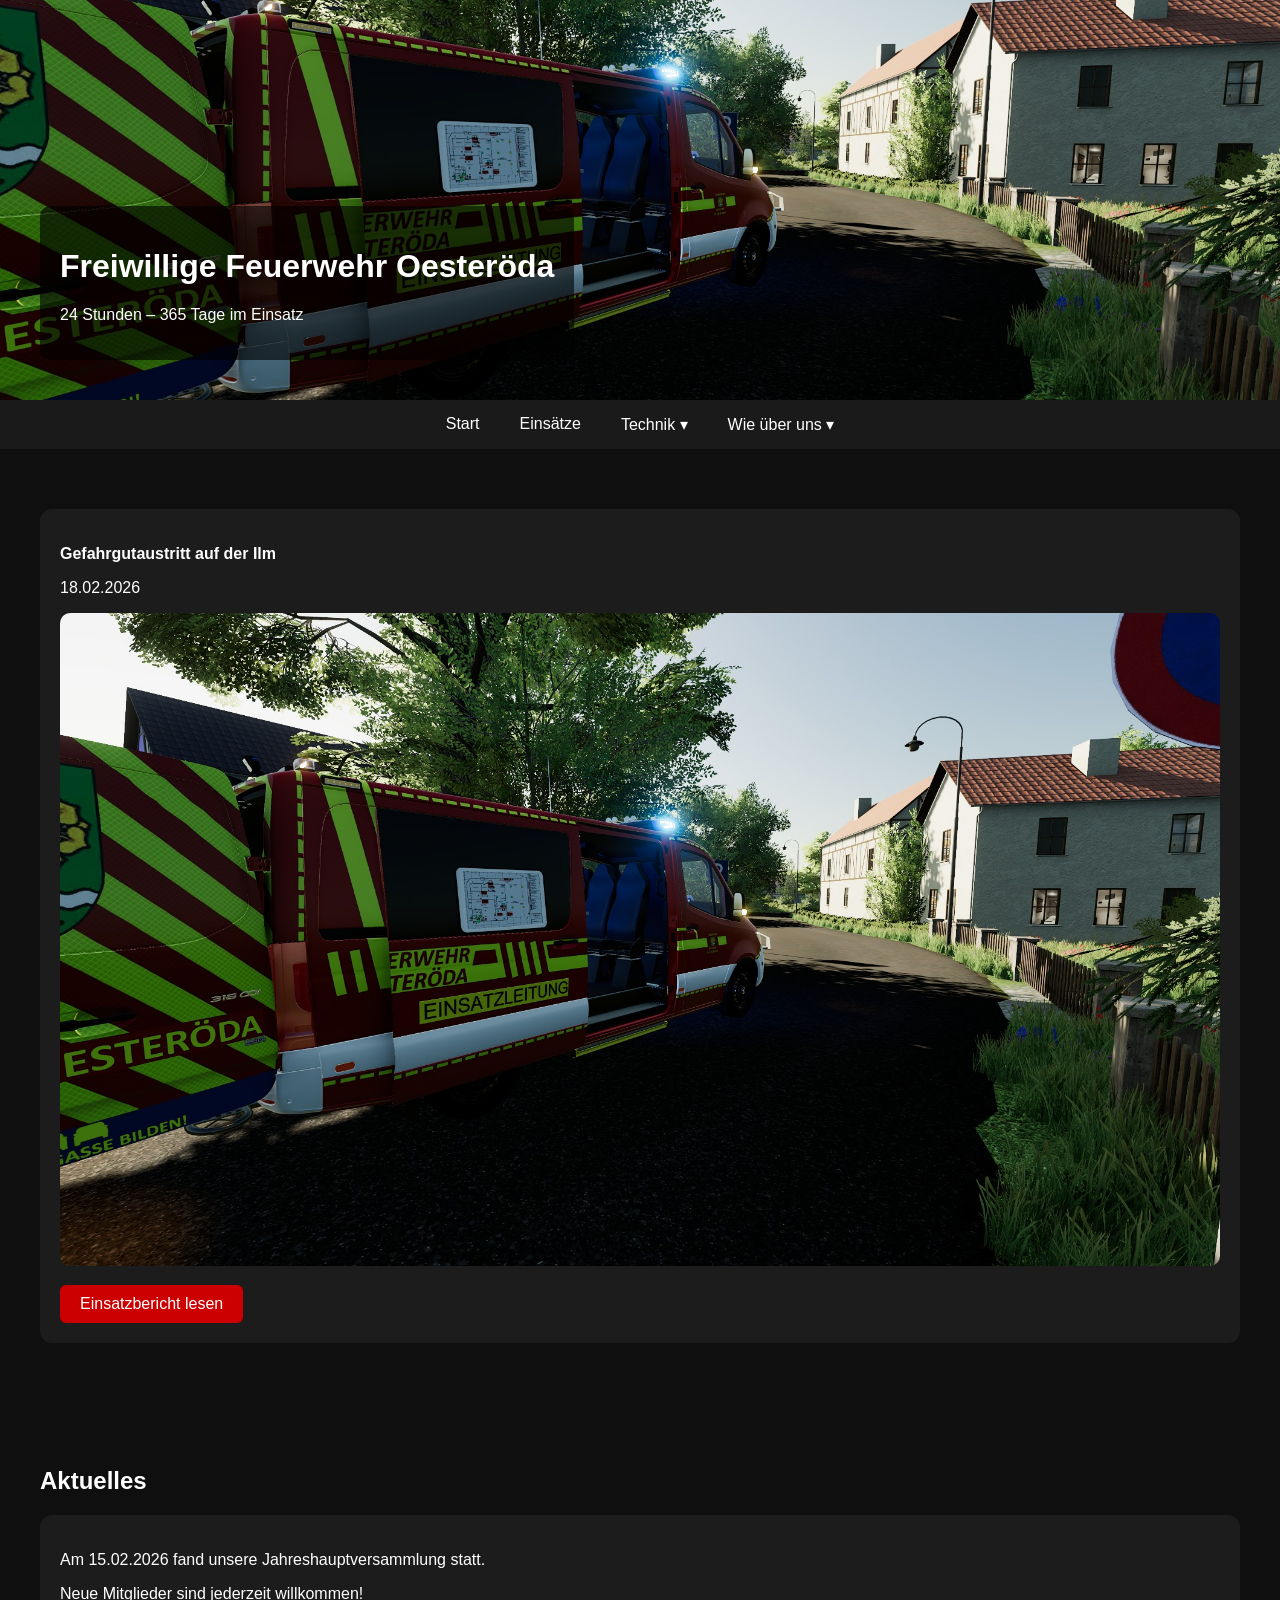
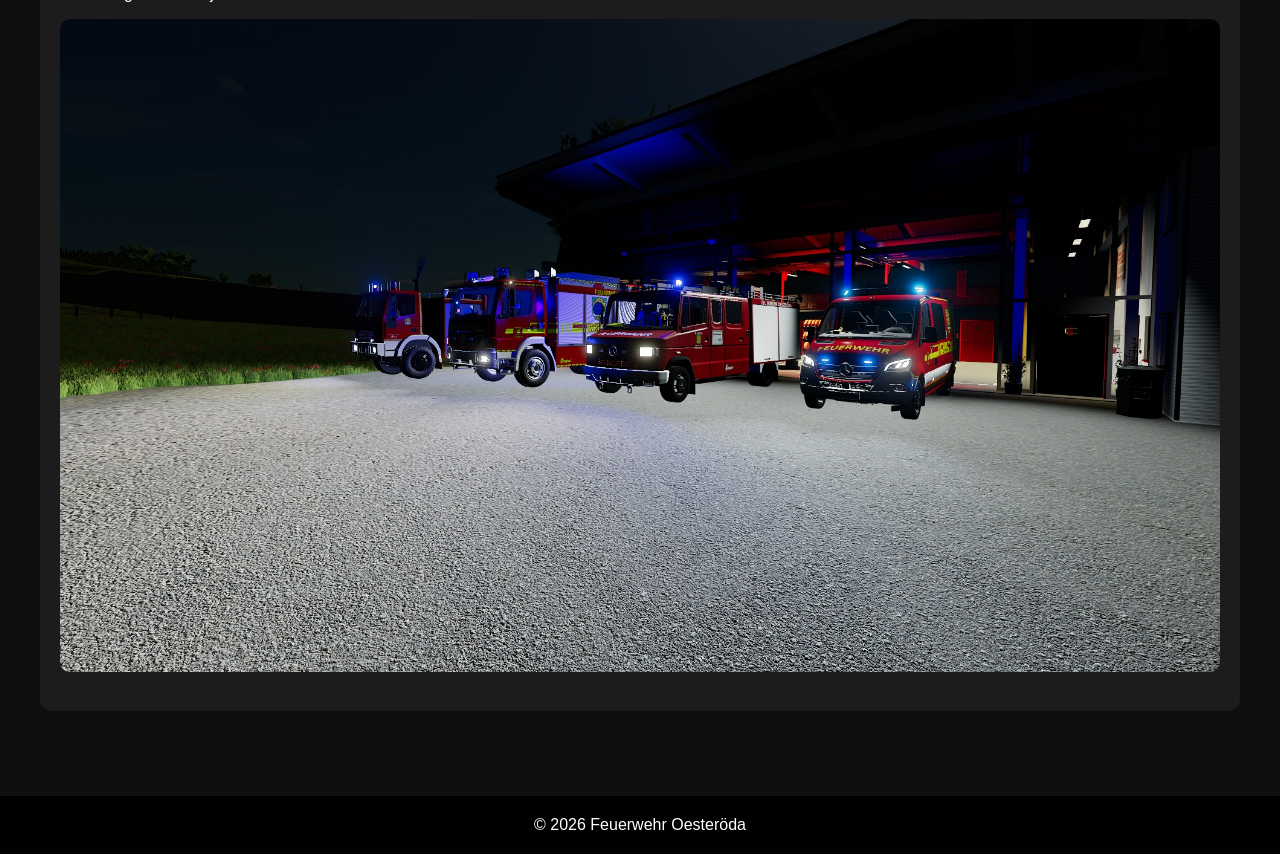
<file: index.html>
<!DOCTYPE html>
<html lang="de">
<head>
<meta charset="UTF-8">
<title>Feuerwehr Oesteröda</title>
<link rel="stylesheet" href="style.css">
<meta name="viewport" content="width=device-width, initial-scale=1.0">
</head>
<body>

<header class="hero">
    <img src="images/MZF.png" class="hero-img active">
    <img src="images/Straße.png" class="hero-img">
    <img src="images/GH.png" class="hero-img">

    <div class="hero-overlay">
        <h1>Freiwillige Feuerwehr Oesteröda</h1>
        <p>24 Stunden – 365 Tage im Einsatz</p>
    </div>
</header> 

<nav>
  <div class="menu-toggle" onclick="toggleMenu()">☰</div>

  <ul id="menu">
    <li><a href="index.html">Start</a></li>
    <li><a href="einsaetze.html">Einsätze</a></li>

    <li class="dropdown">
      <a href="#" onclick="toggleDropdown(event)">Technik ▾</a>
      <ul class="dropdown-content">
        <li><a href="alarmierung.html">Alarmierung</a></li>
        <li><a href="fahrzeuge.html">Fahrzeuge</a></li>
      </ul>
    </li>

    <li class="dropdown">
      <a href="#" onclick="toggleDropdown(event)">Wie über uns ▾</a>
      <ul class="dropdown-content">
        <li><a href="ueber-uns.html">Über uns</a></li>
        <li><a href="Geschichte.html">Geschichte</a></li>
      </ul>
    </li> 
  </ul>
</nav>    

<div class="container">

    <div class="card">
        <p><strong>Gefahrgutaustritt auf der Ilm</strong></p>
        <p>18.02.2026</p>
        
        <img src="bilder/Gefahrgut4_02_18_26.png" class="bild">

        <a href="einsatz/gefahrgut-02-16-26.html" class="button">
            Einsatzbericht lesen
        </a>
    </div>

</div>    

<div class="container">
<h2>Aktuelles</h2>
    <div class="card">    
        <p>Am 15.02.2026 fand unsere Jahreshauptversammlung statt.</p>
        <p>Neue Mitglieder sind jederzeit willkommen!</p>
        <img src="images/GH.png" class="bild">    
    </div>
</div>

<footer>
© 2026 Feuerwehr Oesteröda
</footer>

<script src="script.js"></script>    
    
<script>
let slides = document.querySelectorAll(".hero-img");
let index = 0;

setInterval(() => {
    slides[index].classList.remove("active");
    index = (index + 1) % slides.length;
    slides[index].classList.add("active");
}, 4000);
</script> 
    
</body>
</html>
</file>
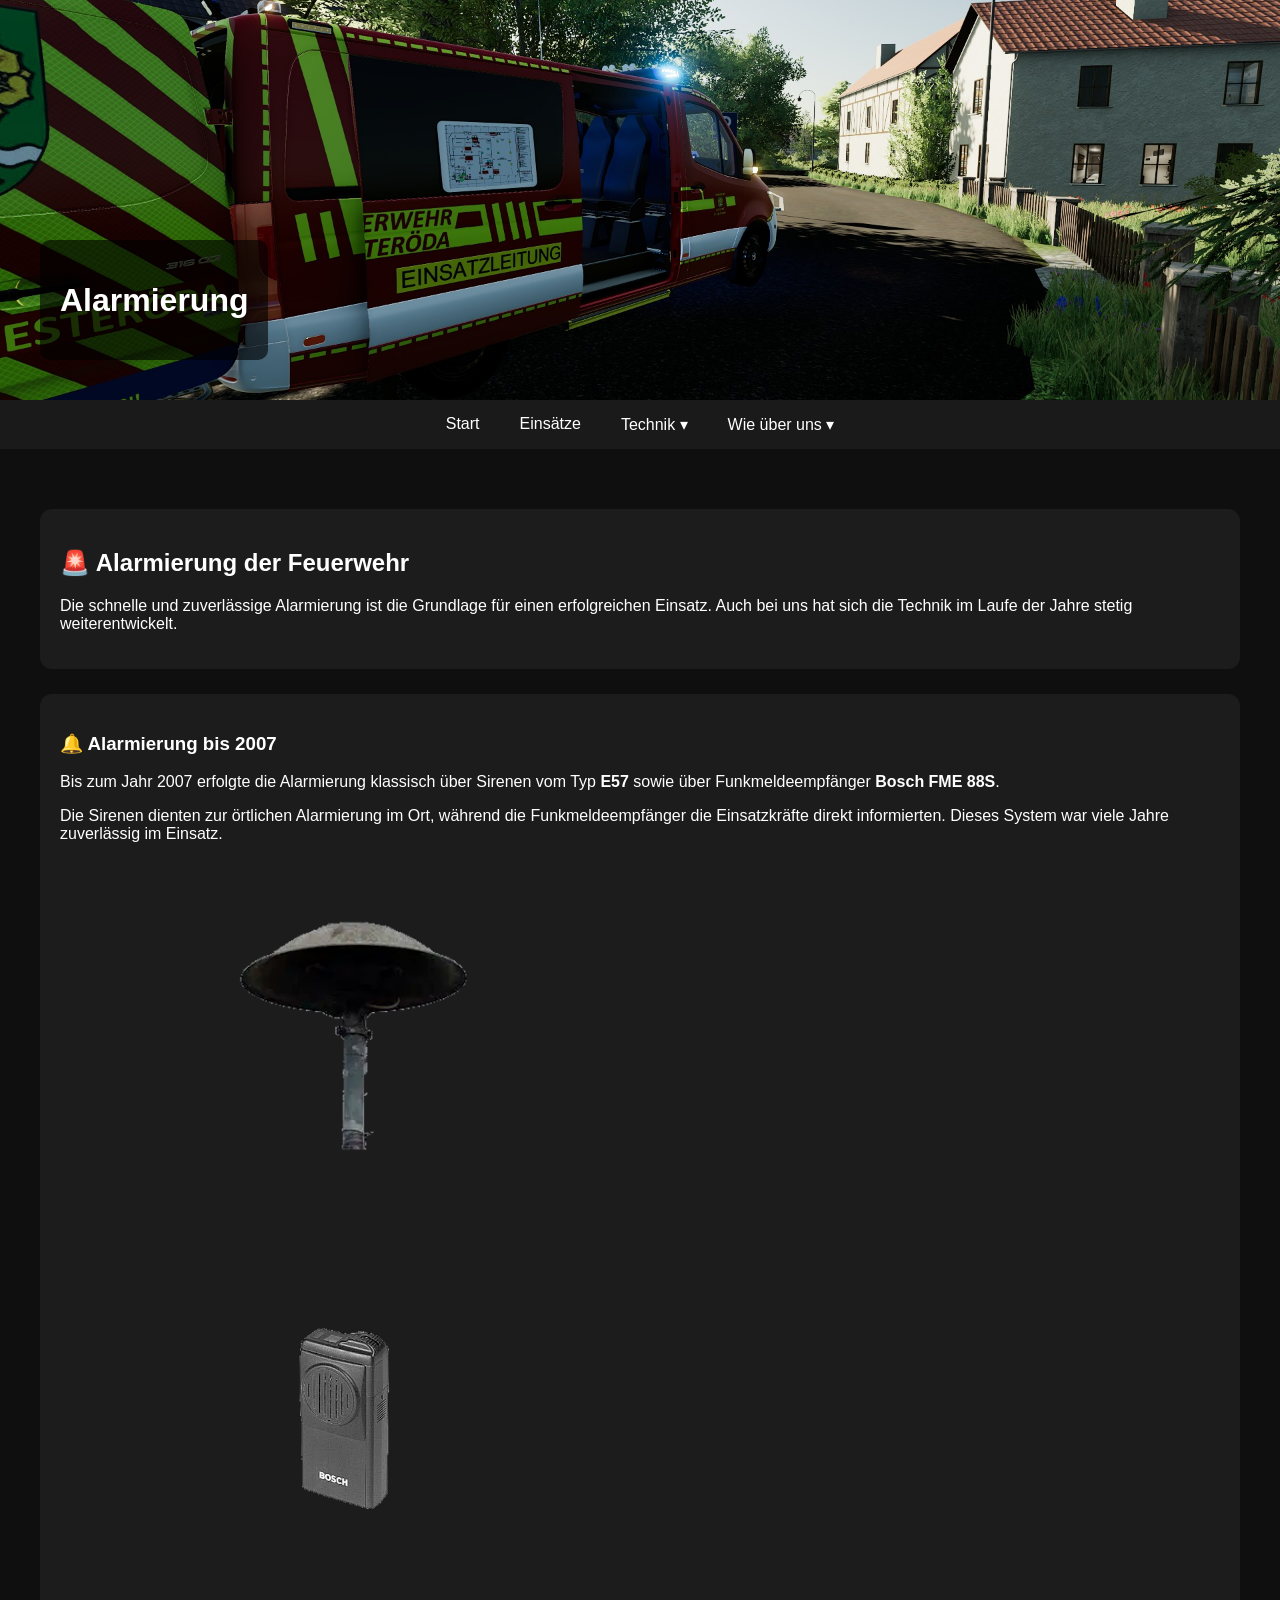
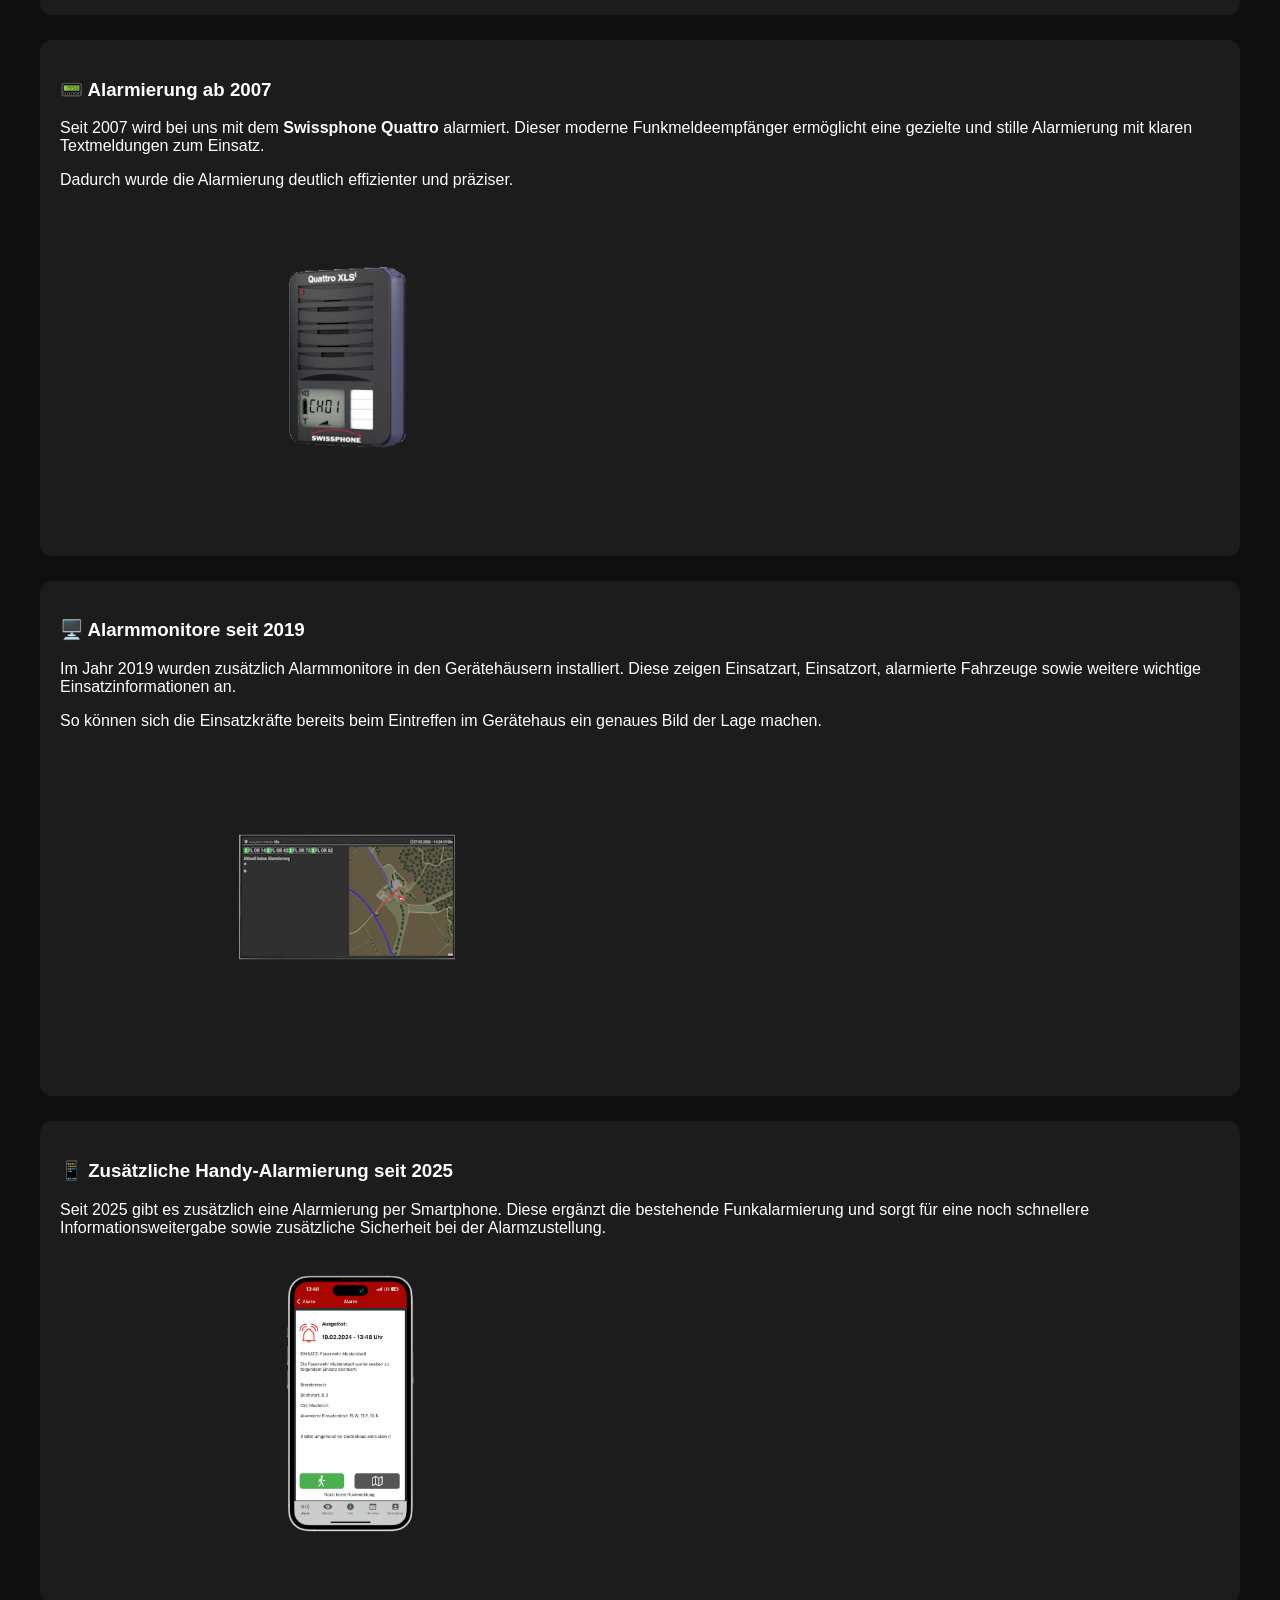
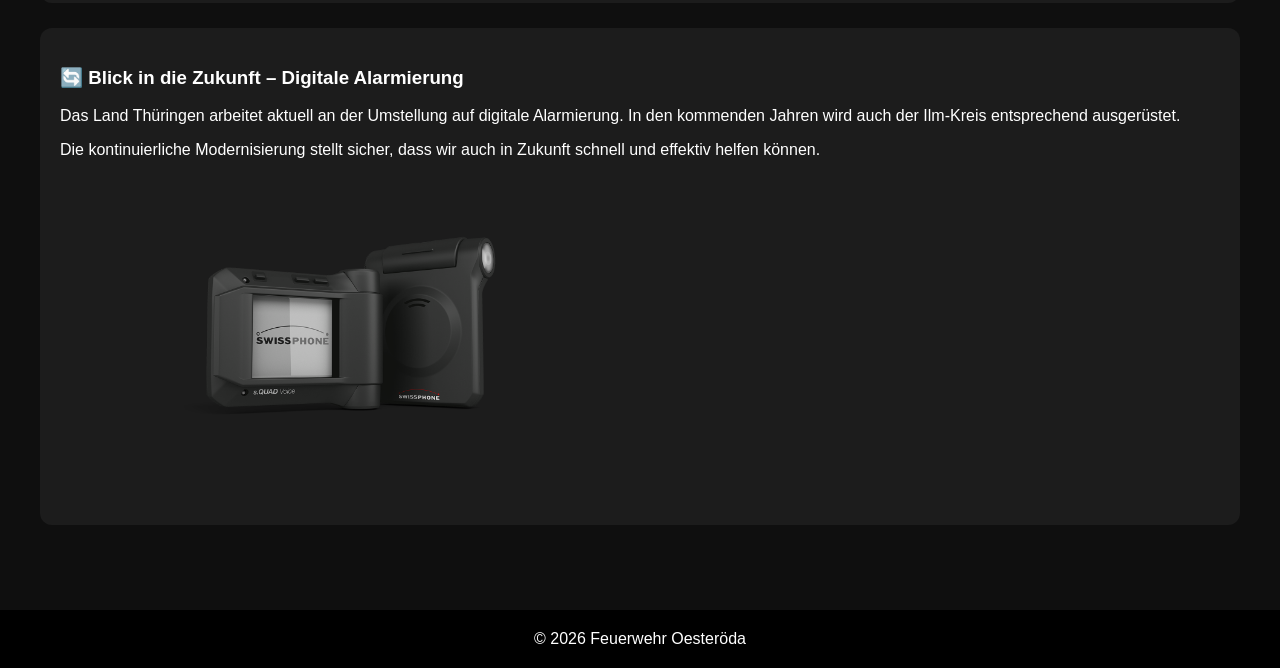
<file: alarmierung.html>
<!DOCTYPE html>
<html lang="de">
<head>
<meta charset="UTF-8">
<title>Alarmierung</title>
<link rel="stylesheet" href="style.css">
<meta name="viewport" content="width=device-width, initial-scale=1.0">
</head>
<body>

<header class="hero">
    <img src="images/MZF.png" class="hero-img active">
    <img src="images/Straße.png" class="hero-img">
    <img src="images/GH.png" class="hero-img">

    <div class="hero-overlay">
        <h1>Alarmierung</h1>
    </div>
</header>

<nav>
  <div class="menu-toggle" onclick="toggleMenu()">☰</div>

  <ul id="menu">
    <li><a href="index.html">Start</a></li>
    <li><a href="einsaetze.html">Einsätze</a></li>

    <li class="dropdown">
      <a href="#" onclick="toggleDropdown(event)">Technik ▾</a>
      <ul class="dropdown-content">
        <li><a href="alarmierung.html">Alarmierung</a></li>
        <li><a href="fahrzeuge.html">Fahrzeuge</a></li>
      </ul>
    </li>

    <li class="dropdown">
      <a href="#" onclick="toggleDropdown(event)">Wie über uns ▾</a>
      <ul class="dropdown-content">
        <li><a href="ueber-uns.html">Über uns</a></li>
        <li><a href="Geschichte.html">Geschichte</a></li>
      </ul>
    </li> 
  </ul>
</nav> 

<div class="container">

    <div class="card">
        <h2>🚨 Alarmierung der Feuerwehr</h2>
        <p>
            Die schnelle und zuverlässige Alarmierung ist die Grundlage für einen erfolgreichen Einsatz.
            Auch bei uns hat sich die Technik im Laufe der Jahre stetig weiterentwickelt.
        </p>
    </div>

    <div class="card">
        <h3>🔔 Alarmierung bis 2007</h3>
        <p>
            Bis zum Jahr 2007 erfolgte die Alarmierung klassisch über Sirenen vom Typ <strong>E57</strong>
            sowie über Funkmeldeempfänger <strong>Bosch FME 88S</strong>.
        </p>
        <p>
            Die Sirenen dienten zur örtlichen Alarmierung im Ort, während die Funkmeldeempfänger
            die Einsatzkräfte direkt informierten. Dieses System war viele Jahre zuverlässig im Einsatz.
        </p>

        <!-- Bild Sirene -->
        <img src="images/E57.png" class="fahrzeugbild"> 
        <img src="images/Bosch1.png" class="fahrzeugbild"> 
    </div>

    <div class="card">
        <h3>📟 Alarmierung ab 2007</h3>
        <p>
            Seit 2007 wird bei uns mit dem <strong>Swissphone Quattro</strong> alarmiert.
            Dieser moderne Funkmeldeempfänger ermöglicht eine gezielte und stille Alarmierung
            mit klaren Textmeldungen zum Einsatz.
        </p>
        <p>
            Dadurch wurde die Alarmierung deutlich effizienter und präziser.
        </p>

        <!-- Bild Swissphone -->
        <img src="images/quattro1.png" class="fahrzeugbild">
    </div>

    <div class="card">
        <h3>🖥️ Alarmmonitore seit 2019</h3>
        <p>
            Im Jahr 2019 wurden zusätzlich Alarmmonitore in den Gerätehäusern installiert.
            Diese zeigen Einsatzart, Einsatzort, alarmierte Fahrzeuge sowie weitere wichtige
            Einsatzinformationen an.
        </p>
        <p>
            So können sich die Einsatzkräfte bereits beim Eintreffen im Gerätehaus ein genaues Bild
            der Lage machen.
        </p>

        <!-- Bild Alarmmonitor -->
        <img src="images/Monitor1.png" class="fahrzeugbild">
    </div>

    <div class="card">
        <h3>📱 Zusätzliche Handy-Alarmierung seit 2025</h3>
        <p>
            Seit 2025 gibt es zusätzlich eine Alarmierung per Smartphone.
            Diese ergänzt die bestehende Funkalarmierung und sorgt für eine noch schnellere
            Informationsweitergabe sowie zusätzliche Sicherheit bei der Alarmzustellung.
        </p>

        <img src="images/Alarmapp1.png" class="fahrzeugbild">
    </div>

    <div class="card">
        <h3>🔄 Blick in die Zukunft – Digitale Alarmierung</h3>
        <p>
            Das Land Thüringen arbeitet aktuell an der Umstellung auf digitale Alarmierung.
            In den kommenden Jahren wird auch der Ilm-Kreis entsprechend ausgerüstet.
        </p>
        <p>
            Die kontinuierliche Modernisierung stellt sicher, dass wir auch in Zukunft
            schnell und effektiv helfen können.
        </p>

        <img src="images/S.quad.png" class="fahrzeugbild">
    </div>

</div>

<footer>
© 2026 Feuerwehr Oesteröda
</footer>
<script>
let slides = document.querySelectorAll(".hero-img");
let index = 0;

setInterval(() => {
    slides[index].classList.remove("active");
    index = (index + 1) % slides.length;
    slides[index].classList.add("active");
}, 4000);
</script>
</body>
</html>
</file>
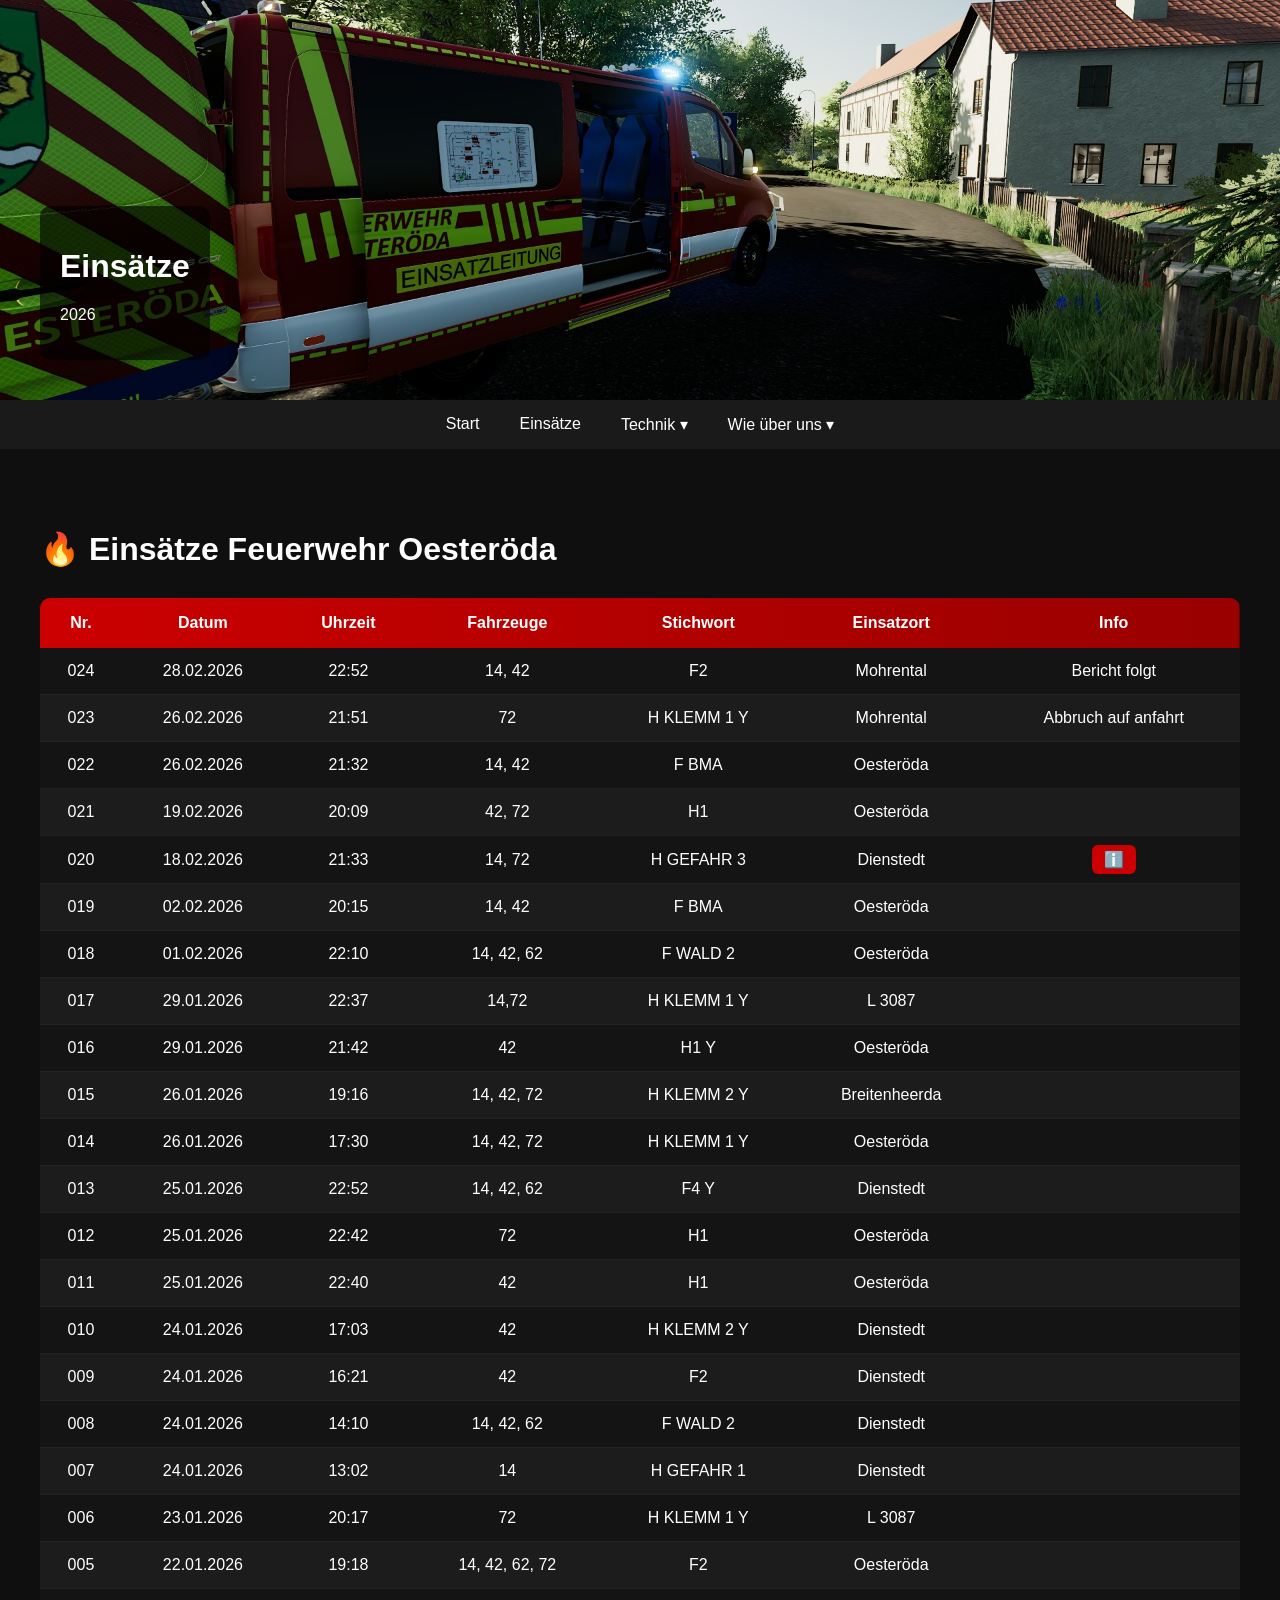
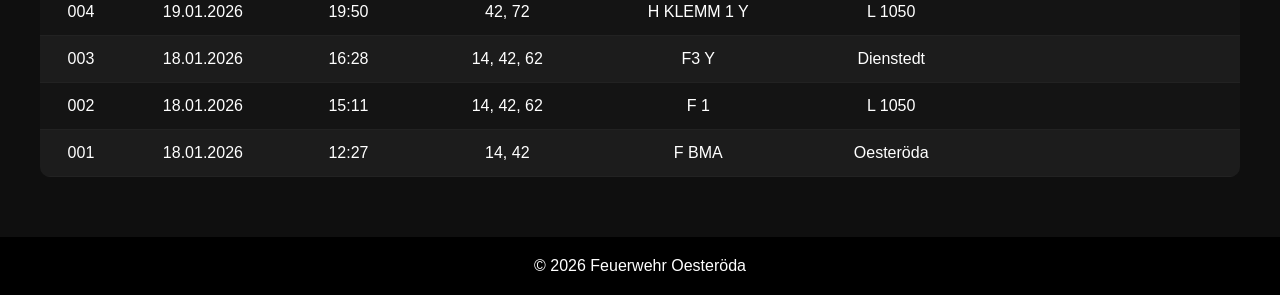
<file: einsaetze.html>
<!DOCTYPE html>
<html lang="de">
<head>
<meta charset="UTF-8">
<meta name="viewport" content="width=device-width, initial-scale=1.0">
<title>Einsätze – Feuerwehr Oesteröda</title>
<link rel="stylesheet" href="style.css">
<meta name="viewport" content="width=device-width, initial-scale=1.0">
</head>
<body>

<header class="hero">
    <img src="images/MZF.png" class="hero-img active">
    <img src="images/Straße.png" class="hero-img">
    <img src="images/GH.png" class="hero-img">

    <div class="hero-overlay">
        <h1>Einsätze</h1>
        <p>2026</p>
    </div>
</header>

<nav>
  <div class="menu-toggle" onclick="toggleMenu()">☰</div>

  <ul id="menu">
    <li><a href="index.html">Start</a></li>
    <li><a href="einsaetze.html">Einsätze</a></li>

    <li class="dropdown">
      <a href="#" onclick="toggleDropdown(event)">Technik ▾</a>
      <ul class="dropdown-content">
        <li><a href="alarmierung.html">Alarmierung</a></li>
        <li><a href="fahrzeuge.html">Fahrzeuge</a></li>
      </ul>
    </li>

    <li class="dropdown">
      <a href="#" onclick="toggleDropdown(event)">Wie über uns ▾</a>
      <ul class="dropdown-content">
        <li><a href="ueber-uns.html">Über uns</a></li>
        <li><a href="Geschichte.html">Geschichte</a></li>
      </ul>
    </li> 
  </ul>
</nav> 

<div class="container">
  <h1>🔥 Einsätze Feuerwehr Oesteröda</h1>

  <table class="einsatz-table">
    <thead>
      <tr>
        <th>Nr.</th>
        <th>Datum</th>
        <th>Uhrzeit</th>
        <th>Fahrzeuge</th>
        <th>Stichwort</th>
        <th>Einsatzort</th>
        <th>Info</th>
      </tr>
    </thead>
    <tbody>
      <!-- weitere Einsätze hier einfügen -->
       <tr>
        <td>024</td>
        <td>28.02.2026</td>
        <td>22:52</td>
        <td>14, 42</td>
        <td>F2</td>
        <td>Mohrental</td>
        <td>Bericht folgt</td>
      </tr> 
       <tr>
        <td>023</td>
        <td>26.02.2026</td>
        <td>21:51</td>
        <td>72</td>
        <td>H KLEMM 1 Y</td>
        <td>Mohrental</td>
        <td>Abbruch auf anfahrt</td>
      </tr>
      <tr>
        <td>022</td>
        <td>26.02.2026</td>
        <td>21:32</td>
        <td>14, 42</td>
        <td>F BMA</td>
        <td>Oesteröda</td>
        <td></td>
      </tr>
      <tr>
        <td>021</td>
        <td>19.02.2026</td>
        <td>20:09</td>
        <td>42, 72</td>
        <td>H1</td>
        <td>Oesteröda</td>
        <td></td>
      </tr>
      <tr>
        <td>020</td>
        <td>18.02.2026</td>
        <td>21:33</td>
        <td>14, 72</td>
        <td>H GEFAHR 3</td>
        <td>Dienstedt</td>
        <td><a href="einsatz/gefahrgut-02-16-26.html">ℹ️</a></td>
      </tr>
      <tr>
        <td>019</td>
        <td>02.02.2026</td>
        <td>20:15</td>
        <td>14, 42</td>
        <td>F BMA</td>
        <td>Oesteröda</td>
        <td></td>
      </tr>
      <tr>
        <td>018</td>
        <td>01.02.2026</td>
        <td>22:10</td>
        <td>14, 42, 62</td>
        <td>F WALD 2</td>
        <td>Oesteröda</td>
        <td></td>
      </tr>
      <tr>
        <td>017</td>
        <td>29.01.2026</td>
        <td>22:37</td>
        <td>14,72</td>
        <td>H KLEMM 1 Y</td>
        <td>L 3087</td>
        <td></td>
      </tr>
      <tr>
        <td>016</td>
        <td>29.01.2026</td>
        <td>21:42</td>
        <td>42</td>
        <td>H1 Y</td>
        <td>Oesteröda</td>
        <td></td>
      </tr>
      <tr>
        <td>015</td>
        <td>26.01.2026</td>
        <td>19:16</td>
        <td>14, 42, 72</td>
        <td>H KLEMM 2 Y</td>
        <td>Breitenheerda</td>
        <td></td>
      </tr>
      <tr>
        <td>014</td>
        <td>26.01.2026</td>
        <td>17:30</td>
        <td>14, 42, 72</td>
        <td>H KLEMM 1 Y</td>
        <td>Oesteröda</td>
        <td></td>
      </tr>
      <tr>
        <td>013</td>
        <td>25.01.2026</td>
        <td>22:52</td>
        <td>14, 42, 62</td>
        <td>F4 Y</td>
        <td>Dienstedt</td>
        <td></td>
      </tr>
      <tr>
        <td>012</td>
        <td>25.01.2026</td>
        <td>22:42</td>
        <td>72</td>
        <td>H1</td>
        <td>Oesteröda</td>
        <td></td>
      </tr>
      <tr>
        <td>011</td>
        <td>25.01.2026</td>
        <td>22:40</td>
        <td>42</td>
        <td>H1</td>
        <td>Oesteröda</td>
        <td></td>
      </tr>
      <tr>
        <td>010</td>
        <td>24.01.2026</td>
        <td>17:03</td>
        <td>42</td>
        <td>H KLEMM 2 Y</td>
        <td>Dienstedt</td>
        <td></td>
      </tr>
      <tr>
        <td>009</td>
        <td>24.01.2026</td>
        <td>16:21</td>
        <td>42</td>
        <td>F2</td>
        <td>Dienstedt</td>
        <td></td>
      </tr>
      <tr>
        <td>008</td>
        <td>24.01.2026</td>
        <td>14:10</td>
        <td>14, 42, 62</td>
        <td>F WALD 2</td>
        <td>Dienstedt</td>
        <td></td>
      </tr>
      <tr>
        <td>007</td>
        <td>24.01.2026</td>
        <td>13:02</td>
        <td>14</td>
        <td>H GEFAHR 1</td>
        <td>Dienstedt</td>
        <td></td>
      </tr>
      <tr>
        <td>006</td>
        <td>23.01.2026</td>
        <td>20:17</td>
        <td>72</td>
        <td>H KLEMM 1 Y</td>
        <td>L 3087</td>
        <td></td>
      </tr>
      <tr>
        <td>005</td>
        <td>22.01.2026</td>
        <td>19:18</td>
        <td>14, 42, 62, 72</td>
        <td>F2</td>
        <td>Oesteröda</td>
        <td></td>
      </tr>
      <tr>
        <td>004</td>
        <td>19.01.2026</td>
        <td>19:50</td>
        <td>42, 72</td>
        <td>H KLEMM 1 Y</td>
        <td>L 1050</td>
        <td></td>
      </tr>
      <tr>
        <td>003</td>
        <td>18.01.2026</td>
        <td>16:28</td>
        <td>14, 42, 62</td>
        <td>F3 Y</td>
        <td>Dienstedt</td>
        <td></td>
      </tr>
      <tr>
        <td>002</td>
        <td>18.01.2026</td>
        <td>15:11</td>
        <td>14, 42, 62</td>
        <td>F 1</td>
        <td>L 1050</td>
        <td></td>
      </tr>
      <tr>
        <td>001</td>
        <td>18.01.2026</td>
        <td>12:27</td>
        <td>14, 42</td>
        <td>F BMA</td>
        <td>Oesteröda</td>
        <td></td>
      </tr>
    </tbody>
  </table>
</div>
<footer>
© 2026 Feuerwehr Oesteröda
</footer>

<script src="script.js"></script>
<script>
let slides = document.querySelectorAll(".hero-img");
let index = 0;

setInterval(() => {
    slides[index].classList.remove("active");
    index = (index + 1) % slides.length;
    slides[index].classList.add("active");
}, 4000);
</script>  
</body>
</html>
</file>
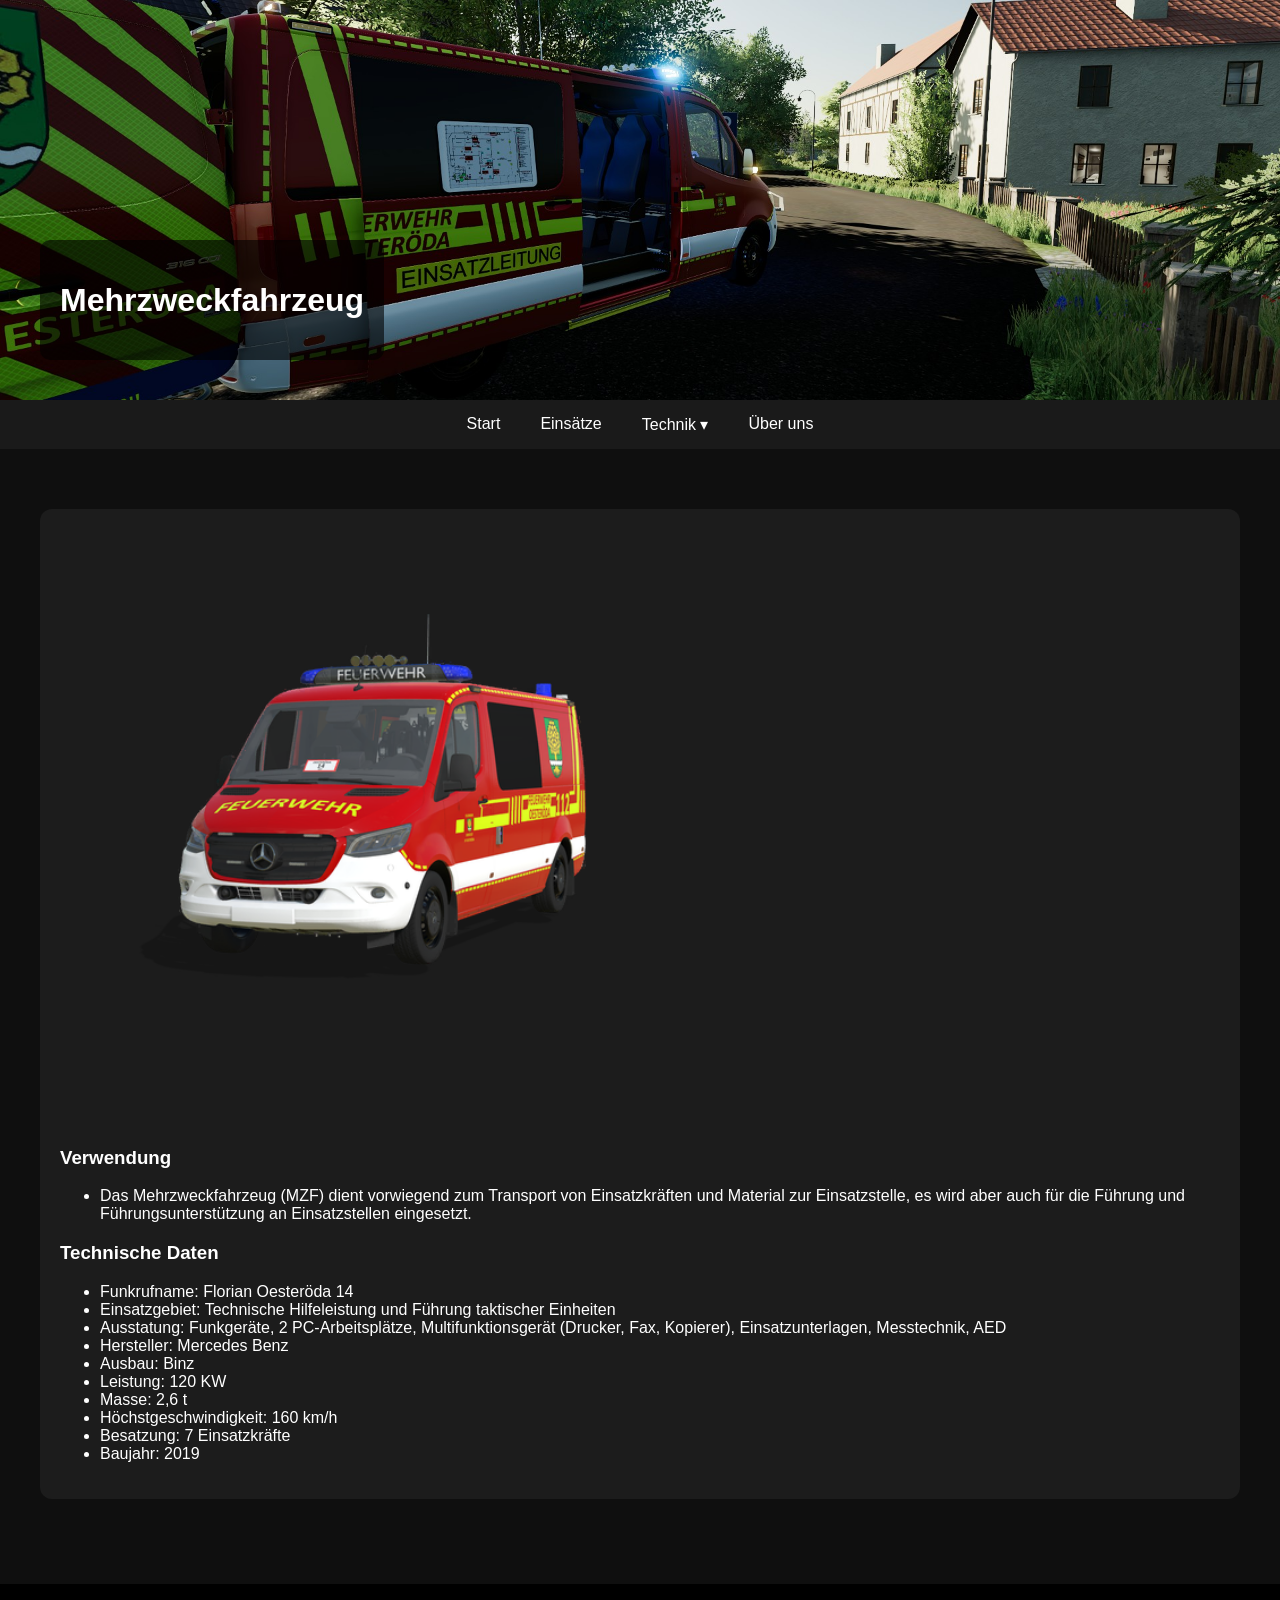
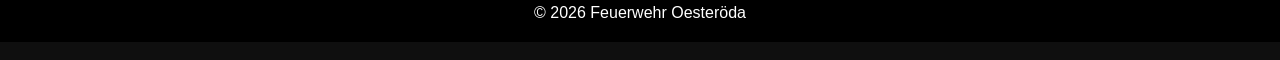
<file: fahrzeug-lf10.html>
<!DOCTYPE html>
<html lang="de">
<head>
<meta charset="UTF-8">
<meta name="viewport" content="width=device-width, initial-scale=1.0">
<title>MZF</title>
<link rel="stylesheet" href="style.css">
<meta name="viewport" content="width=device-width, initial-scale=1.0">
</head>
<body>

<header class="hero">
    <img src="images/MZF.png" class="hero-img active">
    <img src="images/Straße.png" class="hero-img">
    <img src="images/GH.png" class="hero-img">

    <div class="hero-overlay">
        <h1>Mehrzweckfahrzeug</h1>
    </div>
</header>

<nav>
  <div class="menu-toggle" onclick="toggleMenu()">☰</div>

  <ul id="menu">
    <li><a href="index.html">Start</a></li>
    <li><a href="einsaetze.html">Einsätze</a></li>

    <li class="dropdown">
      <a href="#" onclick="toggleDropdown(event)">Technik ▾</a>
      <ul class="dropdown-content">
        <li><a href="alarmierung.html">Alarmierung</a></li>
        <li><a href="fahrzeuge.html">Fahrzeuge</a></li>
      </ul>
    </li>

    <li><a href="ueber-uns.html">Über uns</a></li> 
  </ul>
</nav> 

<div class="container">

<div class="card">
    <img src="bilder/store_mercedes_sprinter_2019_elw.png" class="fahrzeugbild">
  <h3>Verwendung</h3>
      <ul>
        <li>Das Mehrzweckfahrzeug (MZF) dient vorwiegend zum Transport von Einsatzkräften und Material zur Einsatzstelle,
          es wird aber auch für die Führung und Führungsunterstützung an Einsatzstellen eingesetzt. 
        </li>
    </ul>
  <h3>Technische Daten</h3>
    <ul>
        <li>Funkrufname: Florian Oesteröda 14</li>
        <li>Einsatzgebiet: Technische Hilfeleistung und Führung taktischer Einheiten</li>
        <li>Ausstatung: Funkgeräte, 2 PC-Arbeitsplätze, Multifunktionsgerät (Drucker, Fax, Kopierer),
          Einsatzunterlagen, Messtechnik, AED</li>
        <li>Hersteller: Mercedes Benz</li>
        <li>Ausbau: Binz</li>
        <li>Leistung: 120 KW</li>
        <li>Masse: 2,6 t</li>
        <li>Höchstgeschwindigkeit: 160 km/h</li>
        <li>Besatzung: 7 Einsatzkräfte</li>
        <li>Baujahr: 2019</li>
    </ul>
</div>

</div>

<footer>
© 2026 Feuerwehr Oesteröda
</footer>
<div id="lightbox" onclick="closeLightbox()">
  <img id="lightbox-img">
</div>

<script src="script.js"></script>
<script>
let slides = document.querySelectorAll(".hero-img");
let index = 0;

setInterval(() => {
    slides[index].classList.remove("active");
    index = (index + 1) % slides.length;
    slides[index].classList.add("active");
}, 4000);
</script>
</body>
</html>
</file>
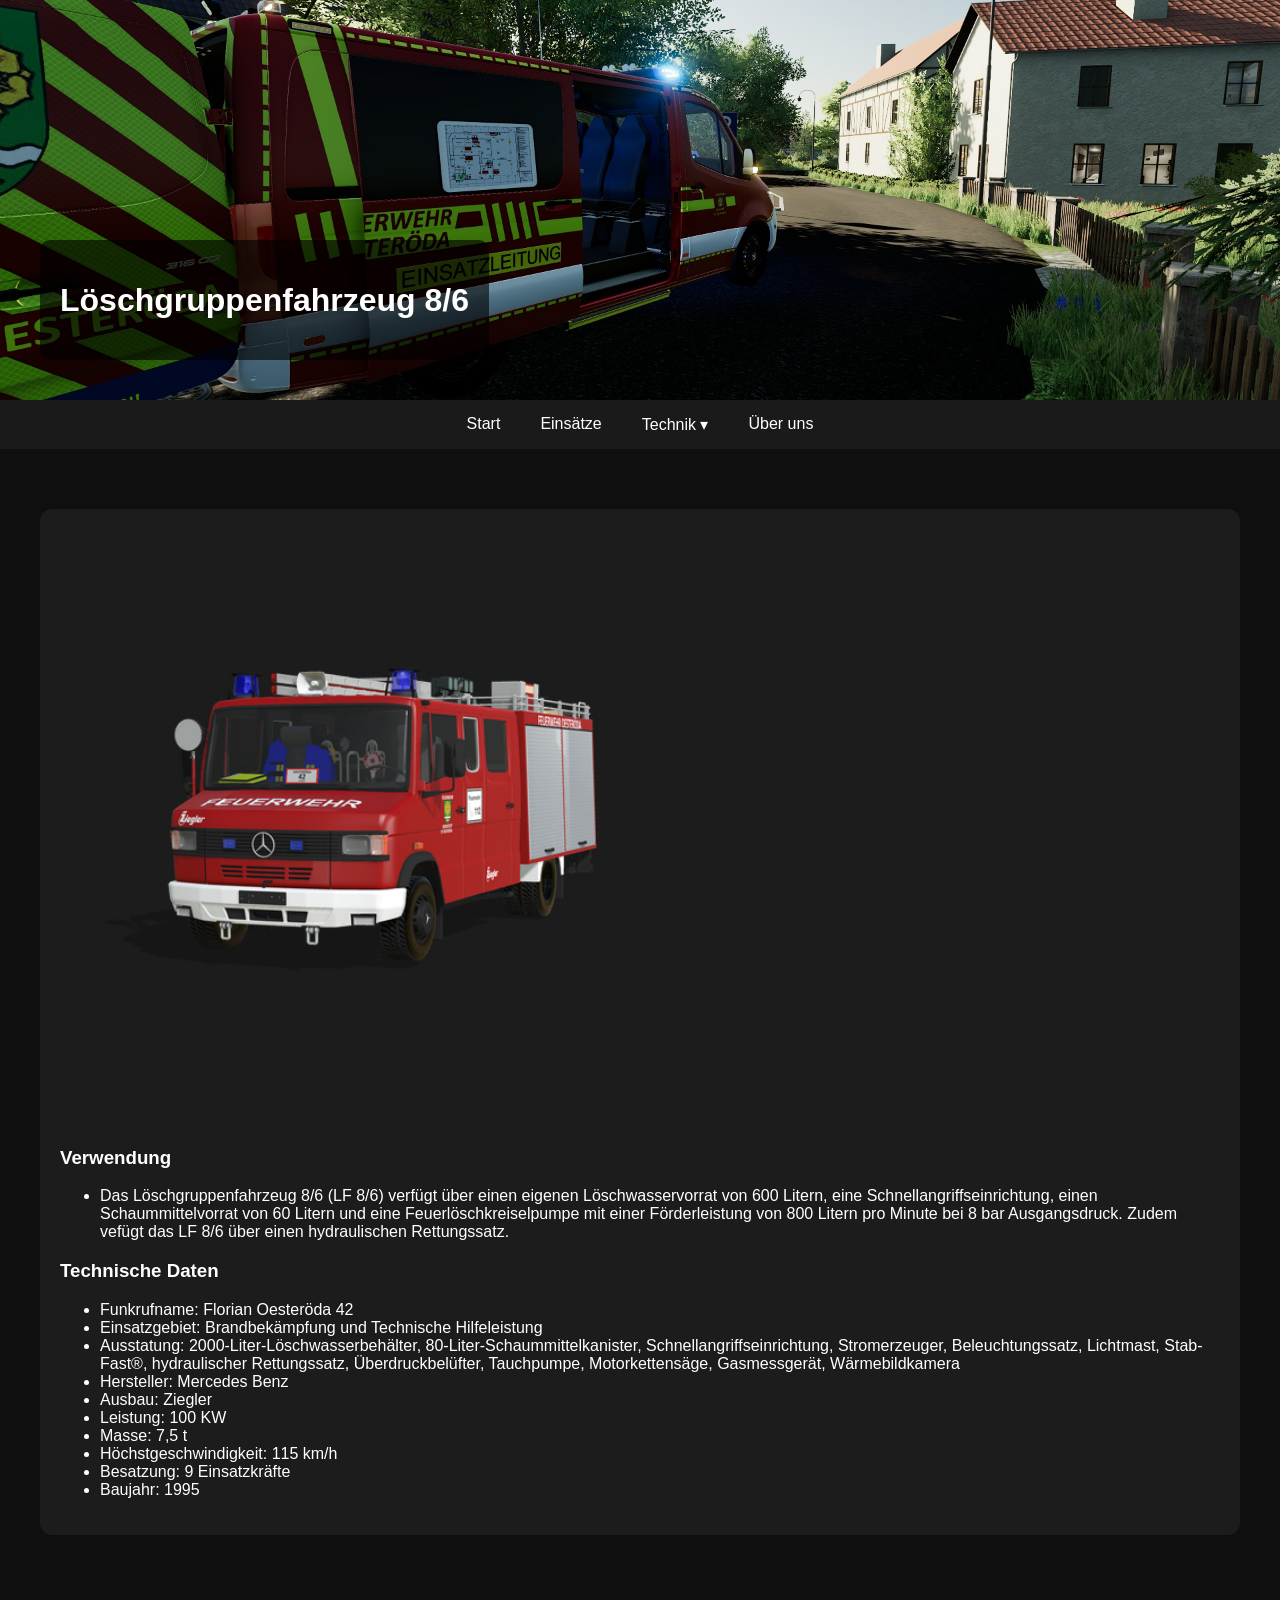
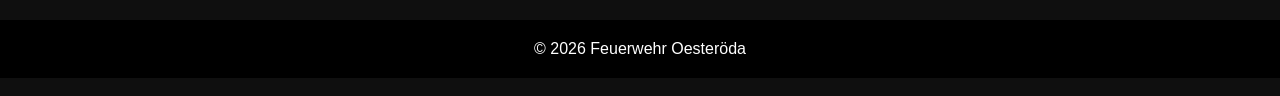
<file: fahrzeug-lf86.html>
<!DOCTYPE html>
<html lang="de">
<head>
<meta charset="UTF-8">
<meta name="viewport" content="width=device-width, initial-scale=1.0">
<title>LF 8/6</title>
<link rel="stylesheet" href="style.css">
<meta name="viewport" content="width=device-width, initial-scale=1.0">
</head>
<body>

<header class="hero">
    <img src="images/MZF.png" class="hero-img active">
    <img src="images/Straße.png" class="hero-img">
    <img src="images/GH.png" class="hero-img">

    <div class="hero-overlay">
        <h1>Löschgruppenfahrzeug 8/6</h1>
    </div>
</header>

<nav>
  <div class="menu-toggle" onclick="toggleMenu()">☰</div>

  <ul id="menu">
    <li><a href="index.html">Start</a></li>
    <li><a href="einsaetze.html">Einsätze</a></li>

    <li class="dropdown">
      <a href="#" onclick="toggleDropdown(event)">Technik ▾</a>
      <ul class="dropdown-content">
        <li><a href="alarmierung.html">Alarmierung</a></li>
        <li><a href="fahrzeuge.html">Fahrzeuge</a></li>
      </ul>
    </li>

    <li><a href="ueber-uns.html">Über uns</a></li> 
  </ul>
</nav> 

<div class="container">

<div class="card">
    <img src="bilder/LF8_6.png" class="fahrzeugbild">
  <h3>Verwendung</h3>
      <ul>
        <li>Das Löschgruppenfahrzeug 8/6 (LF 8/6) verfügt über einen eigenen Löschwasservorrat von 600 Litern,
          eine Schnellangriffseinrichtung, einen Schaummittelvorrat von 60 Litern und eine 
          Feuerlöschkreiselpumpe mit einer Förderleistung von 800 Litern pro Minute bei 8 bar Ausgangsdruck.
          Zudem vefügt das LF 8/6 über einen hydraulischen Rettungssatz.
        </li>
    </ul>
  <h3>Technische Daten</h3>
    <ul>
        <li>Funkrufname: Florian Oesteröda 42</li>
        <li>Einsatzgebiet: Brandbekämpfung und Technische Hilfeleistung</li>
        <li>Ausstatung: 2000-Liter-Löschwasserbehälter, 80-Liter-Schaummittelkanister, Schnellangriffseinrichtung,
                        Stromerzeuger, Beleuchtungssatz, Lichtmast, Stab-Fast®, hydraulischer Rettungssatz,
                        Überdruckbelüfter, Tauchpumpe, Motorkettensäge, Gasmessgerät, Wärmebildkamera</li>
        <li>Hersteller: Mercedes Benz</li>
        <li>Ausbau: Ziegler</li>
        <li>Leistung: 100 KW</li>
        <li>Masse: 7,5 t</li>
        <li>Höchstgeschwindigkeit: 115 km/h</li>
        <li>Besatzung: 9 Einsatzkräfte</li>
        <li>Baujahr: 1995</li>
    </ul>
</div>

</div>

<footer>
© 2026 Feuerwehr Oesteröda
</footer>
<div id="lightbox" onclick="closeLightbox()">
  <img id="lightbox-img">
</div>
<script>
let slides = document.querySelectorAll(".hero-img");
let index = 0;

setInterval(() => {
    slides[index].classList.remove("active");
    index = (index + 1) % slides.length;
    slides[index].classList.add("active");
}, 4000);
</script>
<script src="script.js"></script>
</body>
</html>
</file>
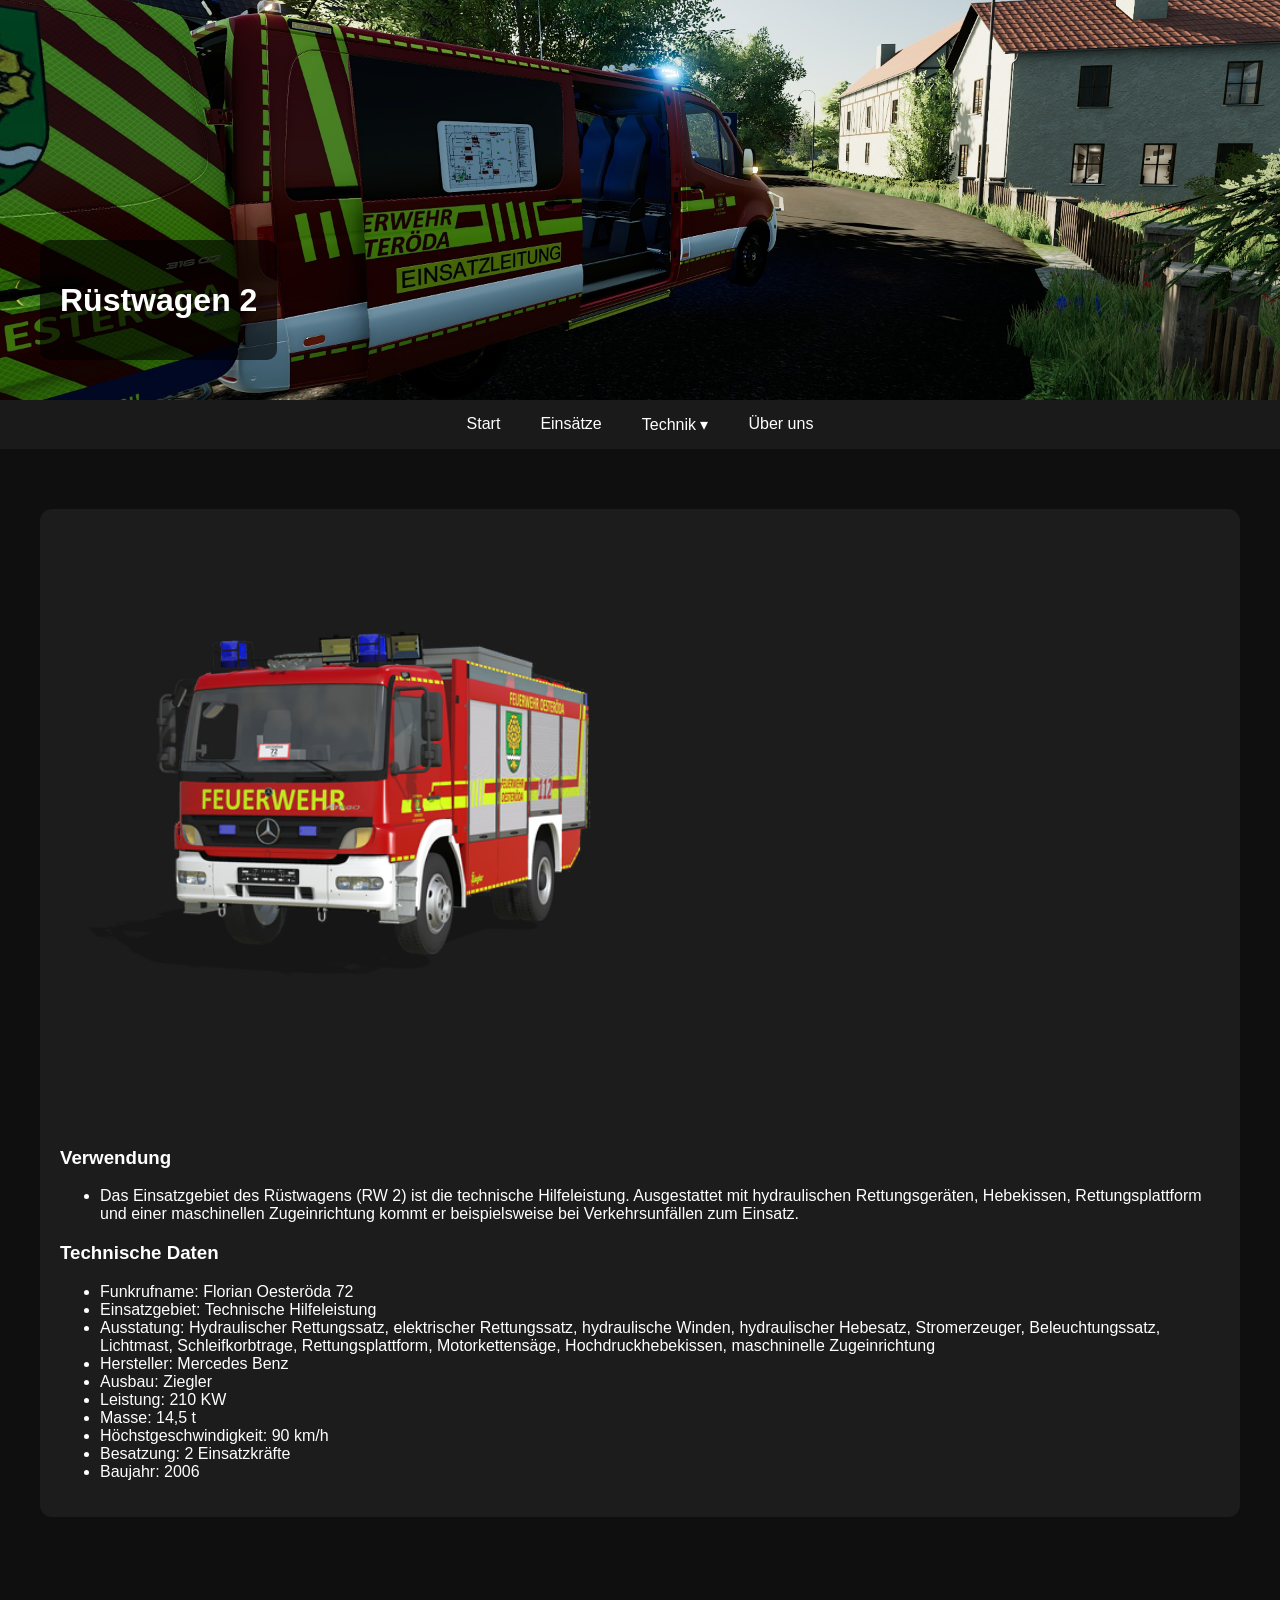
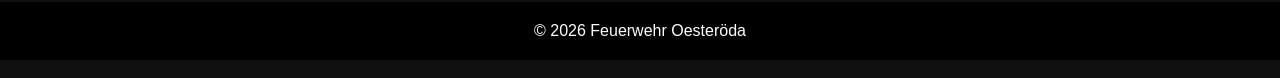
<file: fahrzeug-RW.html>
<!DOCTYPE html>
<html lang="de">
<head>
<meta charset="UTF-8">
<meta name="viewport" content="width=device-width, initial-scale=1.0">
<title>RW 2</title>
<link rel="stylesheet" href="style.css">
<meta name="viewport" content="width=device-width, initial-scale=1.0">
</head>
<body>

<header class="hero">
    <img src="images/MZF.png" class="hero-img active">
    <img src="images/Straße.png" class="hero-img">
    <img src="images/GH.png" class="hero-img">

    <div class="hero-overlay">
        <h1>Rüstwagen 2</h1>
    </div>
</header>

<nav>
  <div class="menu-toggle" onclick="toggleMenu()">☰</div>

  <ul id="menu">
    <li><a href="index.html">Start</a></li>
    <li><a href="einsaetze.html">Einsätze</a></li>

    <li class="dropdown">
      <a href="#" onclick="toggleDropdown(event)">Technik ▾</a>
      <ul class="dropdown-content">
        <li><a href="alarmierung.html">Alarmierung</a></li>
        <li><a href="fahrzeuge.html">Fahrzeuge</a></li>
      </ul>
    </li>

    <li><a href="ueber-uns.html">Über uns</a></li> 
  </ul>
</nav> 

<div class="container">

<div class="card">
    <img src="bilder/RW2.png" class="fahrzeugbild">
  <h3>Verwendung</h3>
      <ul>
        <li>Das Einsatzgebiet des Rüstwagens (RW 2) ist die technische Hilfeleistung.
            Ausgestattet mit hydraulischen Rettungsgeräten, Hebekissen, 
            Rettungsplattform und einer maschinellen Zugeinrichtung kommt 
            er beispielsweise bei Verkehrsunfällen zum Einsatz.
        </li>
    </ul>
  <h3>Technische Daten</h3>
    <ul>
        <li>Funkrufname: Florian Oesteröda 72</li>
        <li>Einsatzgebiet: Technische Hilfeleistung</li>
        <li>Ausstatung: Hydraulischer Rettungssatz, elektrischer Rettungssatz, hydraulische Winden, hydraulischer Hebesatz, 
                        Stromerzeuger, Beleuchtungssatz, Lichtmast, Schleifkorbtrage, Rettungsplattform, 
                        Motorkettensäge, Hochdruckhebekissen, maschninelle Zugeinrichtung</li>
        <li>Hersteller: Mercedes Benz</li>
        <li>Ausbau: Ziegler</li>
        <li>Leistung: 210 KW</li>
        <li>Masse: 14,5 t</li>
        <li>Höchstgeschwindigkeit: 90 km/h</li>
        <li>Besatzung: 2 Einsatzkräfte</li>
        <li>Baujahr: 2006</li>
    </ul>
</div>

</div>

<footer>
© 2026 Feuerwehr Oesteröda
</footer>
<div id="lightbox" onclick="closeLightbox()">
  <img id="lightbox-img">
</div>
<script>
let slides = document.querySelectorAll(".hero-img");
let index = 0;

setInterval(() => {
    slides[index].classList.remove("active");
    index = (index + 1) % slides.length;
    slides[index].classList.add("active");
}, 4000);
</script>
<script src="script.js"></script>
</body>
</html>
</file>
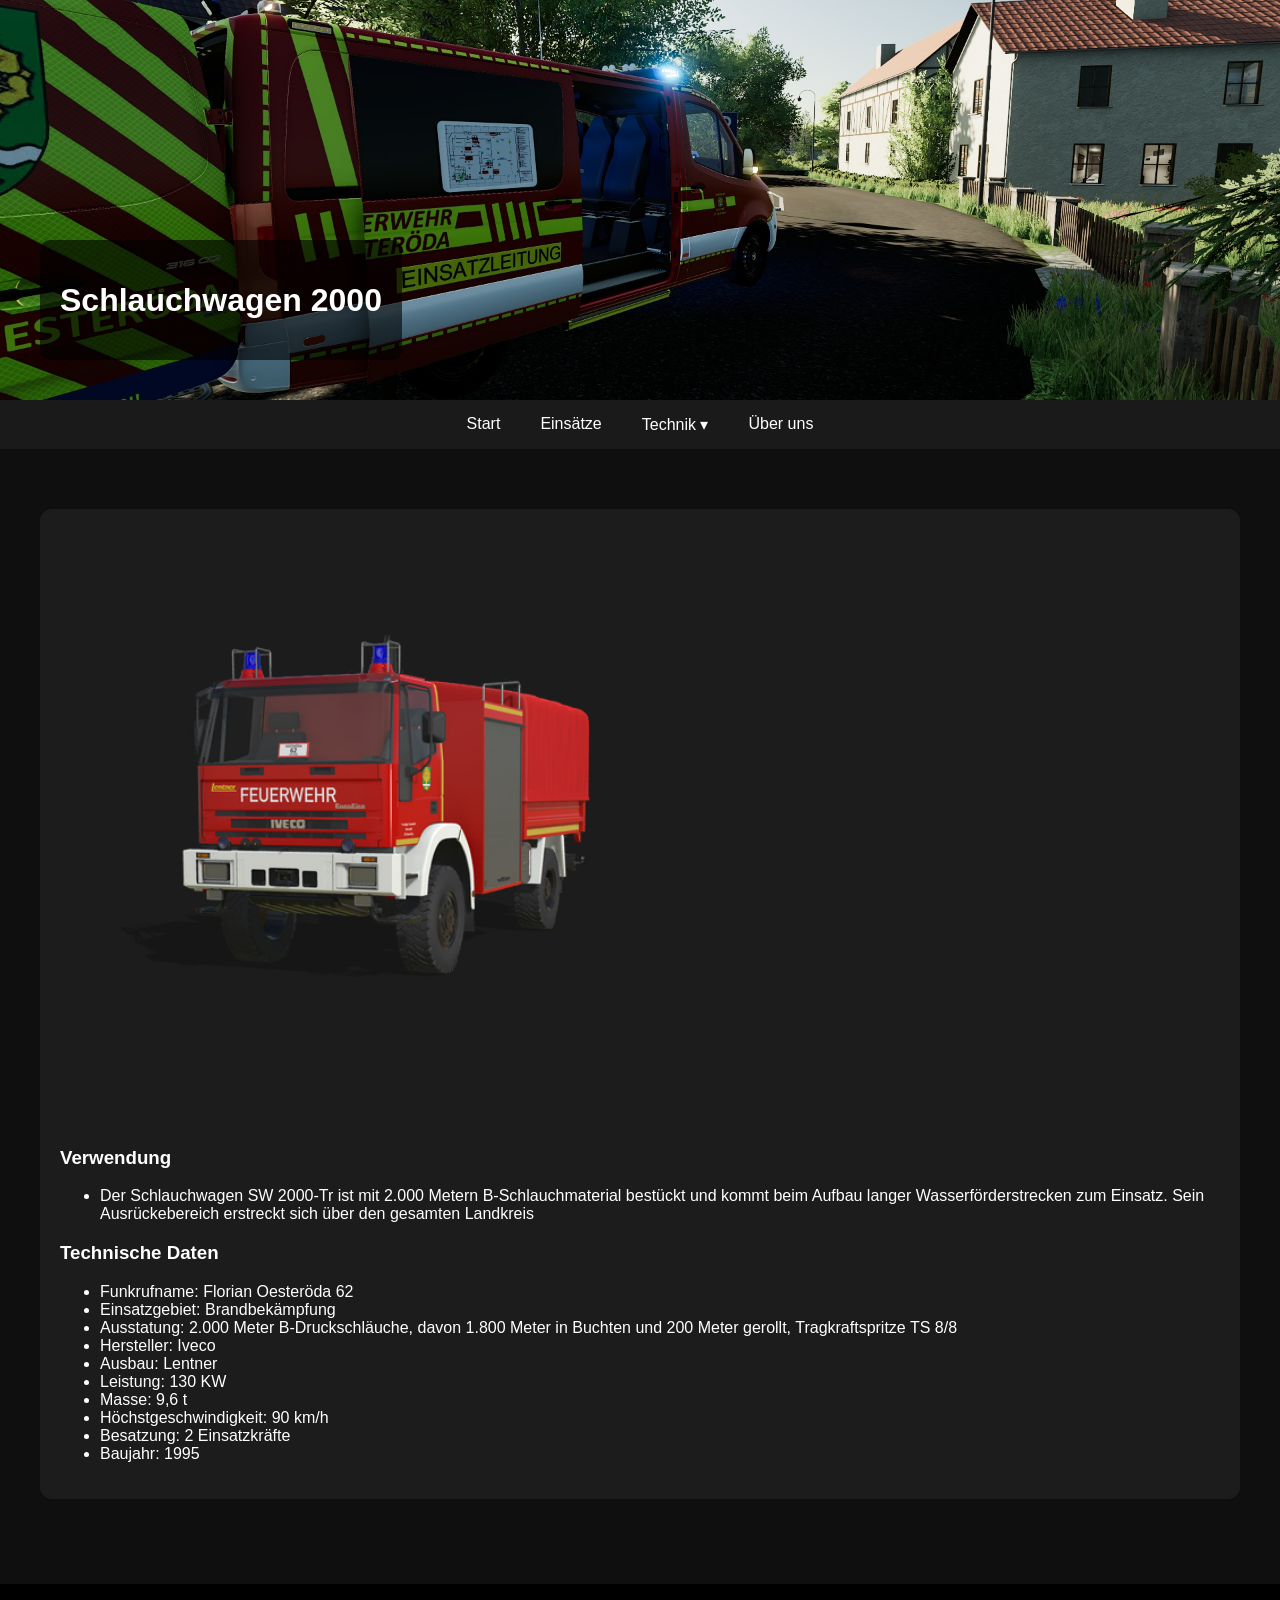
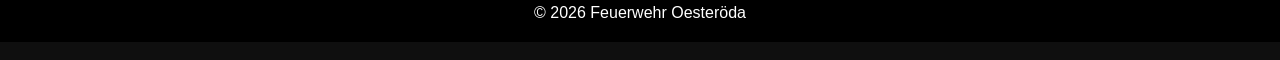
<file: fahrzeug-SW.html>
<!DOCTYPE html>
<html lang="de">
<head>
<meta charset="UTF-8">
<meta name="viewport" content="width=device-width, initial-scale=1.0">
<title>SW 2000</title>
<link rel="stylesheet" href="style.css">
<meta name="viewport" content="width=device-width, initial-scale=1.0">
</head>
<body>

<header class="hero">
    <img src="images/MZF.png" class="hero-img active">
    <img src="images/Straße.png" class="hero-img">
    <img src="images/GH.png" class="hero-img">

    <div class="hero-overlay">
        <h1>Schlauchwagen 2000</h1>
    </div>
</header>

<nav>
  <div class="menu-toggle" onclick="toggleMenu()">☰</div>

  <ul id="menu">
    <li><a href="index.html">Start</a></li>
    <li><a href="einsaetze.html">Einsätze</a></li>

    <li class="dropdown">
      <a href="#" onclick="toggleDropdown(event)">Technik ▾</a>
      <ul class="dropdown-content">
        <li><a href="alarmierung.html">Alarmierung</a></li>
        <li><a href="fahrzeuge.html">Fahrzeuge</a></li>
      </ul>
    </li>

    <li><a href="ueber-uns.html">Über uns</a></li> 
  </ul>
</nav> 

<div class="container">

<div class="card">
    <img src="bilder/SW2000.png" class="fahrzeugbild">
  <h3>Verwendung</h3>
      <ul>
        <li>Der Schlauchwagen SW 2000-Tr ist mit 2.000 Metern B-Schlauchmaterial bestückt 
            und kommt beim Aufbau langer Wasserförderstrecken zum Einsatz. 
            Sein Ausrückebereich erstreckt sich über den gesamten Landkreis
        </li>
    </ul>
  <h3>Technische Daten</h3>
    <ul>
        <li>Funkrufname: Florian Oesteröda 62</li>
        <li>Einsatzgebiet: Brandbekämpfung</li>
        <li>Ausstatung: 2.000 Meter B-Druckschläuche, davon 1.800 Meter in Buchten und 200 Meter gerollt, Tragkraftspritze TS 8/8</li>
        <li>Hersteller: Iveco</li>
        <li>Ausbau: Lentner</li>
        <li>Leistung: 130 KW</li>
        <li>Masse: 9,6 t</li>
        <li>Höchstgeschwindigkeit: 90 km/h</li>
        <li>Besatzung: 2 Einsatzkräfte</li>
        <li>Baujahr: 1995</li>
    </ul>
</div>

</div>

<footer>
© 2026 Feuerwehr Oesteröda
</footer>
<div id="lightbox" onclick="closeLightbox()">
  <img id="lightbox-img">
</div>
<script>
let slides = document.querySelectorAll(".hero-img");
let index = 0;

setInterval(() => {
    slides[index].classList.remove("active");
    index = (index + 1) % slides.length;
    slides[index].classList.add("active");
}, 4000);
</script>
<script src="script.js"></script>
</body>
</html>
</file>
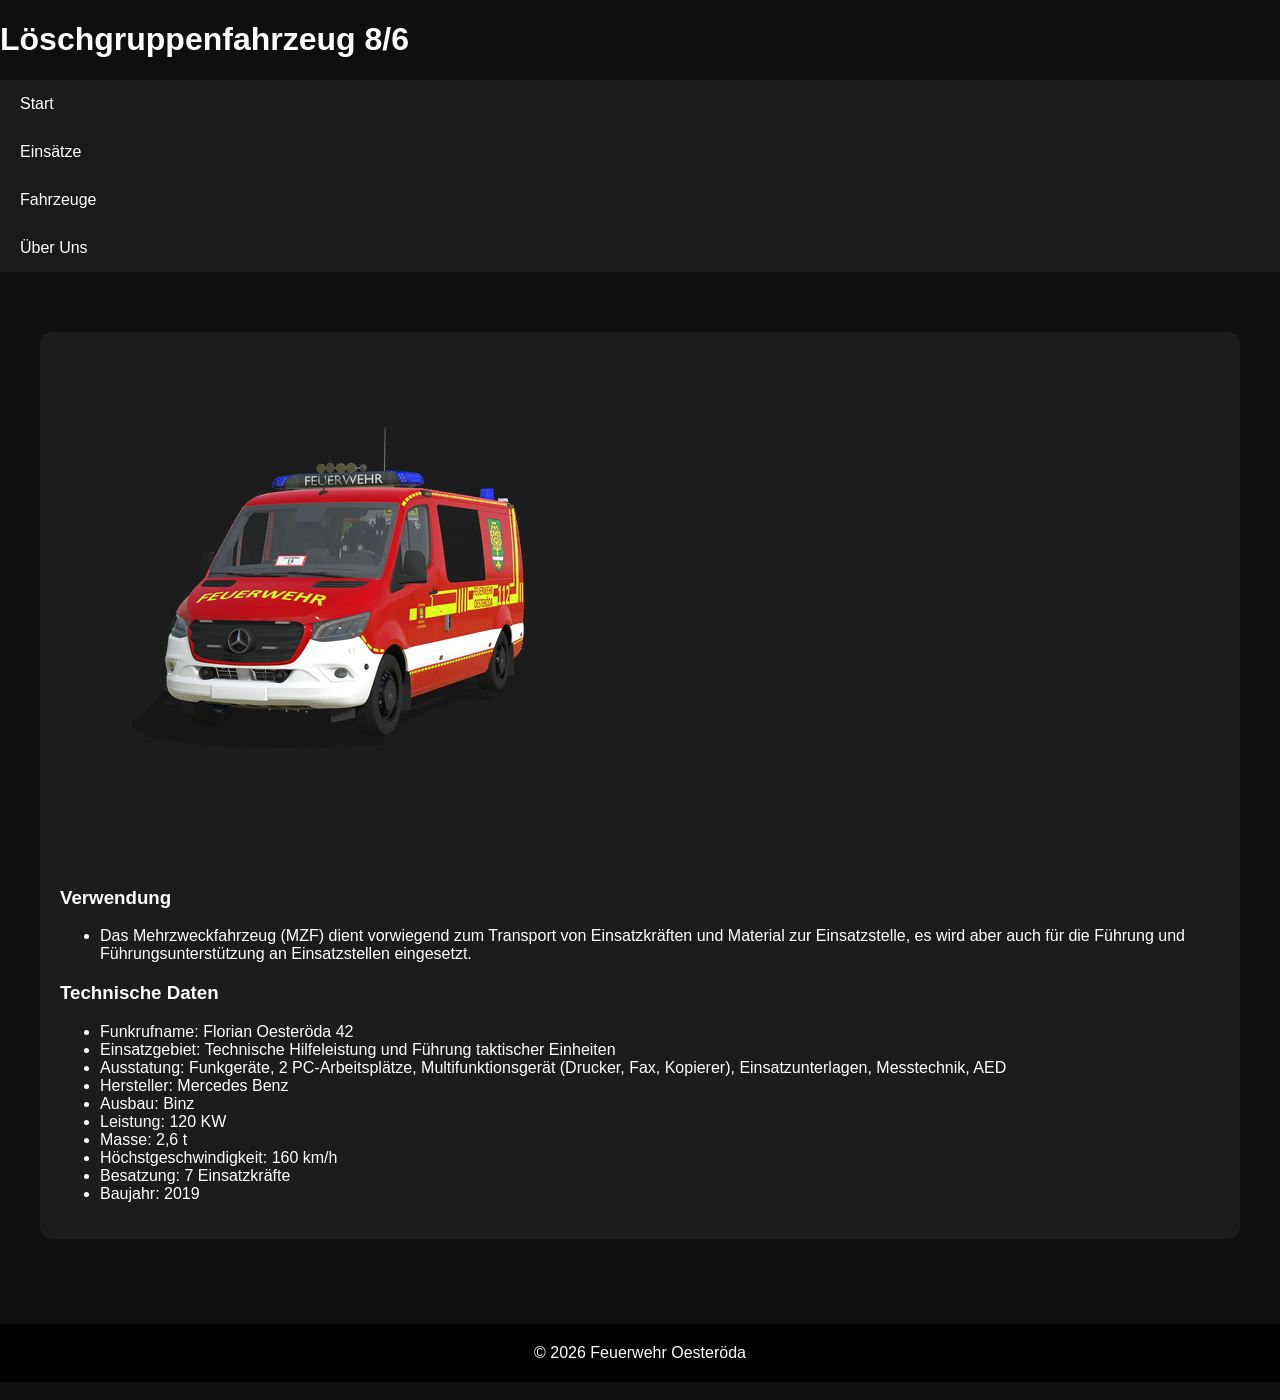
<file: Fahrzeug_lf86.html>
<!DOCTYPE html>
<html lang="de">
<head>
<meta charset="UTF-8">
<meta name="viewport" content="width=device-width, initial-scale=1.0">
<title>LF 8/6</title>
<link rel="stylesheet" href="style.css">
</head>
<body>

<header>
  <h1>Löschgruppenfahrzeug 8/6</h1>
</header>

<nav id="nav">
  <a href="index.html">Start</a>
  <a href="einsaetze.html">Einsätze</a>
  <a href="fahrzeuge.html">Fahrzeuge</a>
  <a href="ueber-uns.html">Über Uns</a>
</nav>

<div class="container">

<div class="card">
    <img src="bilder/store_mercedes_sprinter_2019_elw.png" class="zoom-img">
  <h3>Verwendung</h3>
      <ul>
        <li>Das Mehrzweckfahrzeug (MZF) dient vorwiegend zum Transport von Einsatzkräften und Material zur Einsatzstelle,
          es wird aber auch für die Führung und Führungsunterstützung an Einsatzstellen eingesetzt. 
        </li>
    </ul>
  <h3>Technische Daten</h3>
    <ul>
        <li>Funkrufname: Florian Oesteröda 42</li>
        <li>Einsatzgebiet: Technische Hilfeleistung und Führung taktischer Einheiten</li>
        <li>Ausstatung: Funkgeräte, 2 PC-Arbeitsplätze, Multifunktionsgerät (Drucker, Fax, Kopierer),
          Einsatzunterlagen, Messtechnik, AED</li>
        <li>Hersteller: Mercedes Benz</li>
        <li>Ausbau: Binz</li>
        <li>Leistung: 120 KW</li>
        <li>Masse: 2,6 t</li>
        <li>Höchstgeschwindigkeit: 160 km/h</li>
        <li>Besatzung: 7 Einsatzkräfte</li>
        <li>Baujahr: 2019</li>
    </ul>
</div>

</div>

<footer>
© 2026 Feuerwehr Oesteröda
</footer>
<div id="lightbox" onclick="closeLightbox()">
  <img id="lightbox-img">
</div>

<script src="script.js"></script>
</body>
</html>
</file>
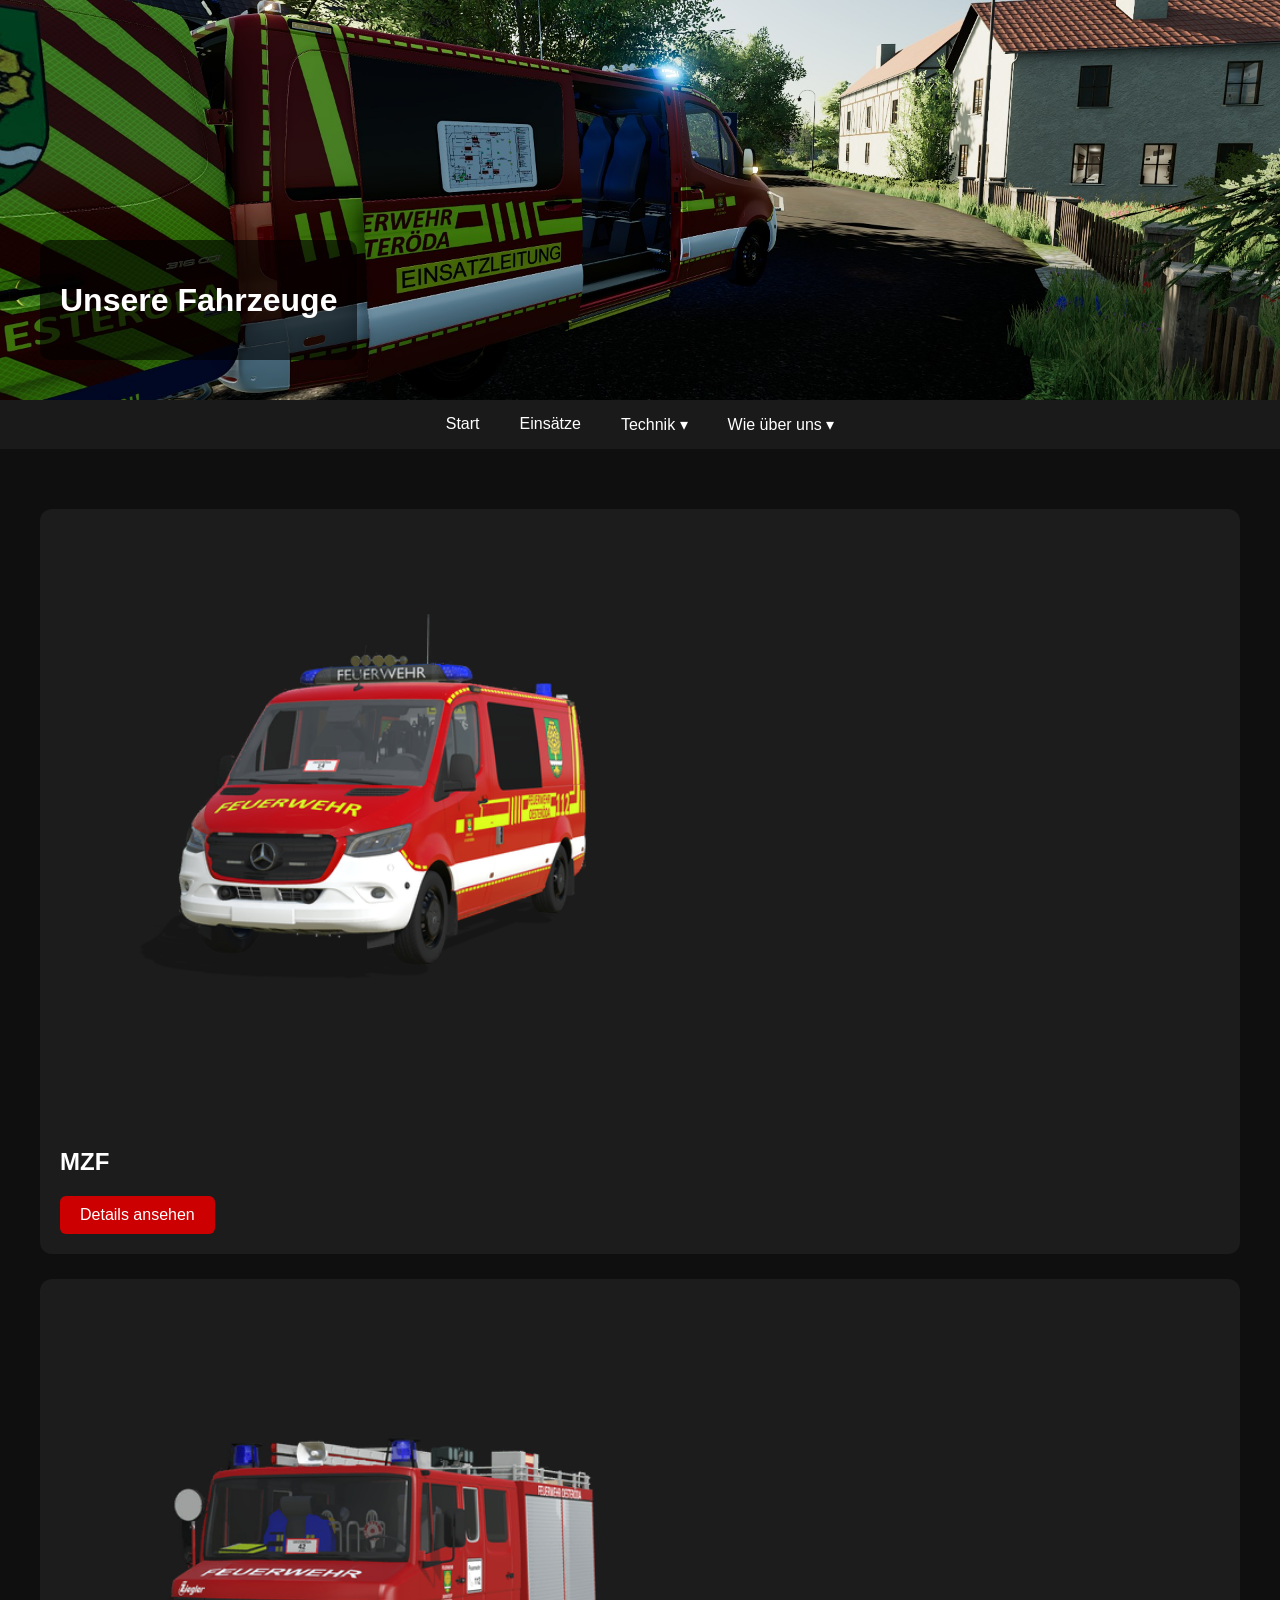
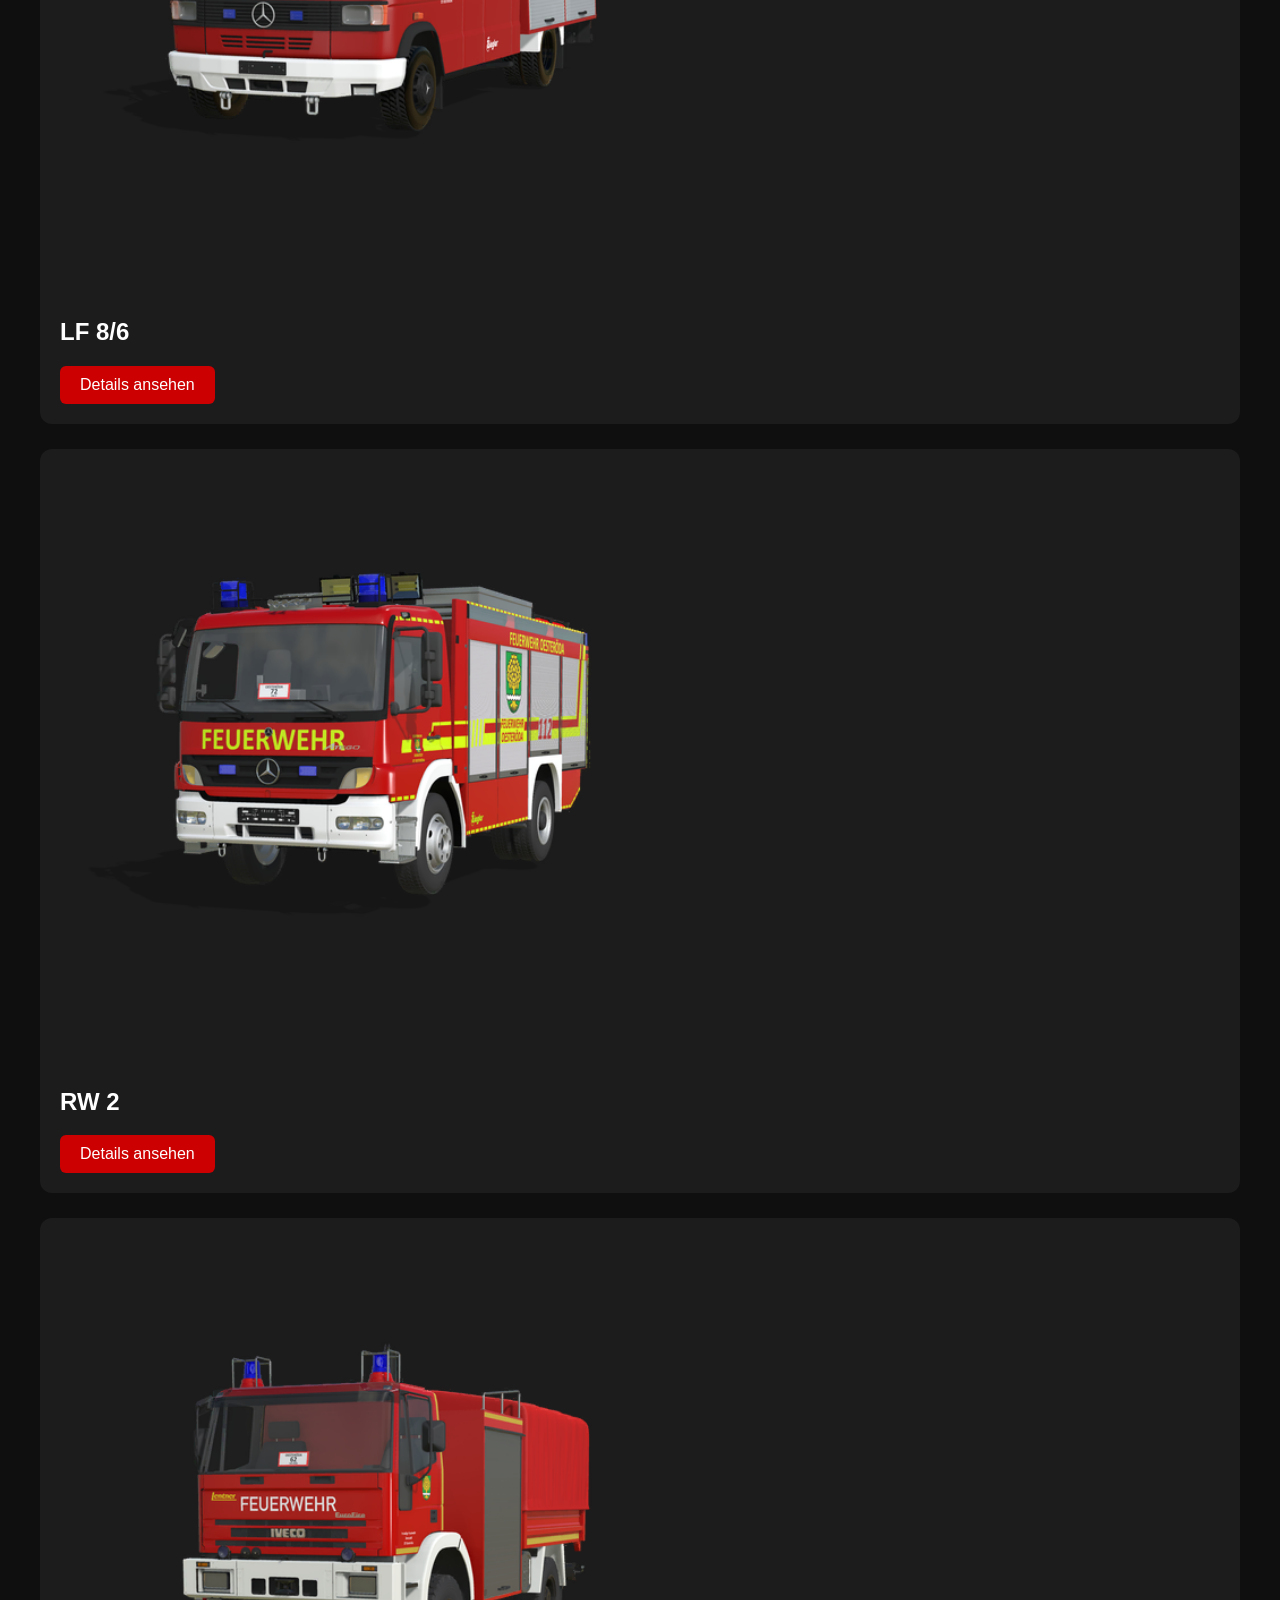
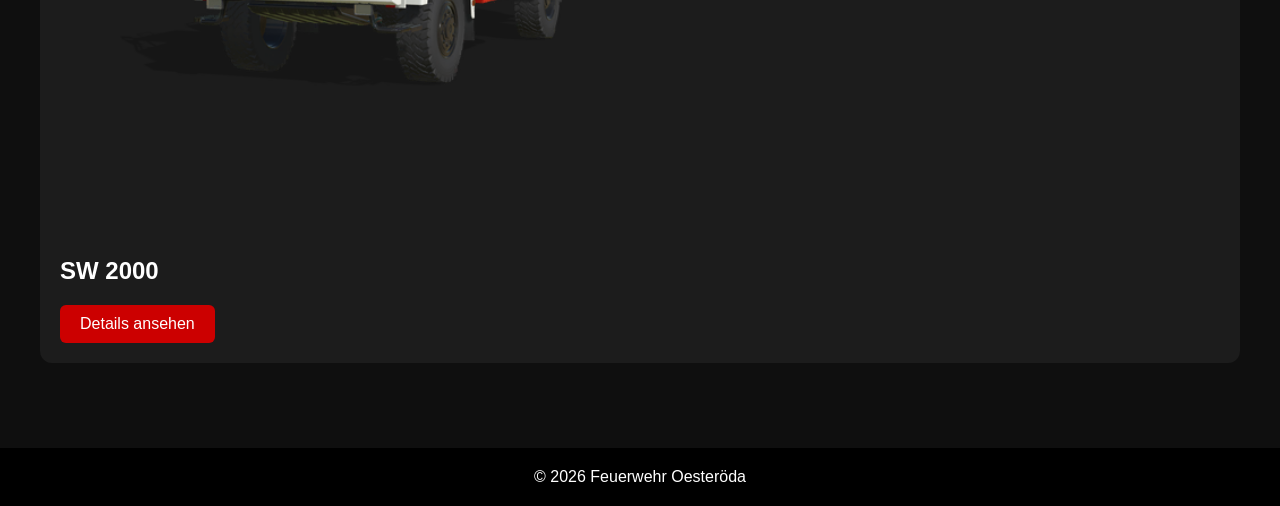
<file: fahrzeuge.html>
<!DOCTYPE html>
<html lang="de">
<head>
<meta charset="UTF-8">
<title>Fahrzeuge</title>
<link rel="stylesheet" href="style.css">
<meta name="viewport" content="width=device-width, initial-scale=1.0">
</head>
<body>

<header class="hero">
    <img src="images/MZF.png" class="hero-img active">
    <img src="images/Straße.png" class="hero-img">
    <img src="images/GH.png" class="hero-img">

    <div class="hero-overlay">
        <h1>Unsere Fahrzeuge</h1>
    </div>
</header>

<nav>
  <div class="menu-toggle" onclick="toggleMenu()">☰</div>

  <ul id="menu">
    <li><a href="index.html">Start</a></li>
    <li><a href="einsaetze.html">Einsätze</a></li>

    <li class="dropdown">
      <a href="#" onclick="toggleDropdown(event)">Technik ▾</a>
      <ul class="dropdown-content">
        <li><a href="alarmierung.html">Alarmierung</a></li>
        <li><a href="fahrzeuge.html">Fahrzeuge</a></li>
      </ul>
    </li>

    <li class="dropdown">
      <a href="#" onclick="toggleDropdown(event)">Wie über uns ▾</a>
      <ul class="dropdown-content">
        <li><a href="ueber-uns.html">Über uns</a></li>
        <li><a href="Geschichte.html">Geschichte</a></li>
      </ul>
    </li> 
  </ul>
</nav> 

<div class="container">

<div class="card">
    <img src="bilder/store_mercedes_sprinter_2019_elw.png" class="fahrzeugbild">
    <h2>MZF</h2>
    <a class="button" href="fahrzeug-lf10.html">Details ansehen</a>
</div>
<div class="card">
    <img src="bilder/LF8_6.png" class="fahrzeugbild">
    <h2>LF 8/6</h2>
    <a class="button" href="fahrzeug-lf86.html">Details ansehen</a>
</div>  
<div class="card">
    <img src="bilder/RW2.png" class="fahrzeugbild">
    <h2>RW 2</h2>
    <a class="button" href="fahrzeug-RW.html">Details ansehen</a>
</div>
<div class="card">
    <img src="bilder/SW2000.png" class="fahrzeugbild">
    <h2>SW 2000</h2>
    <a class="button" href="fahrzeug-SW.html">Details ansehen</a>
</div>  
</div>

<footer>
© 2026 Feuerwehr Oesteröda
</footer>
<script>
let slides = document.querySelectorAll(".hero-img");
let index = 0;

setInterval(() => {
    slides[index].classList.remove("active");
    index = (index + 1) % slides.length;
    slides[index].classList.add("active");
}, 4000);
</script>
</body>
</html>
</file>
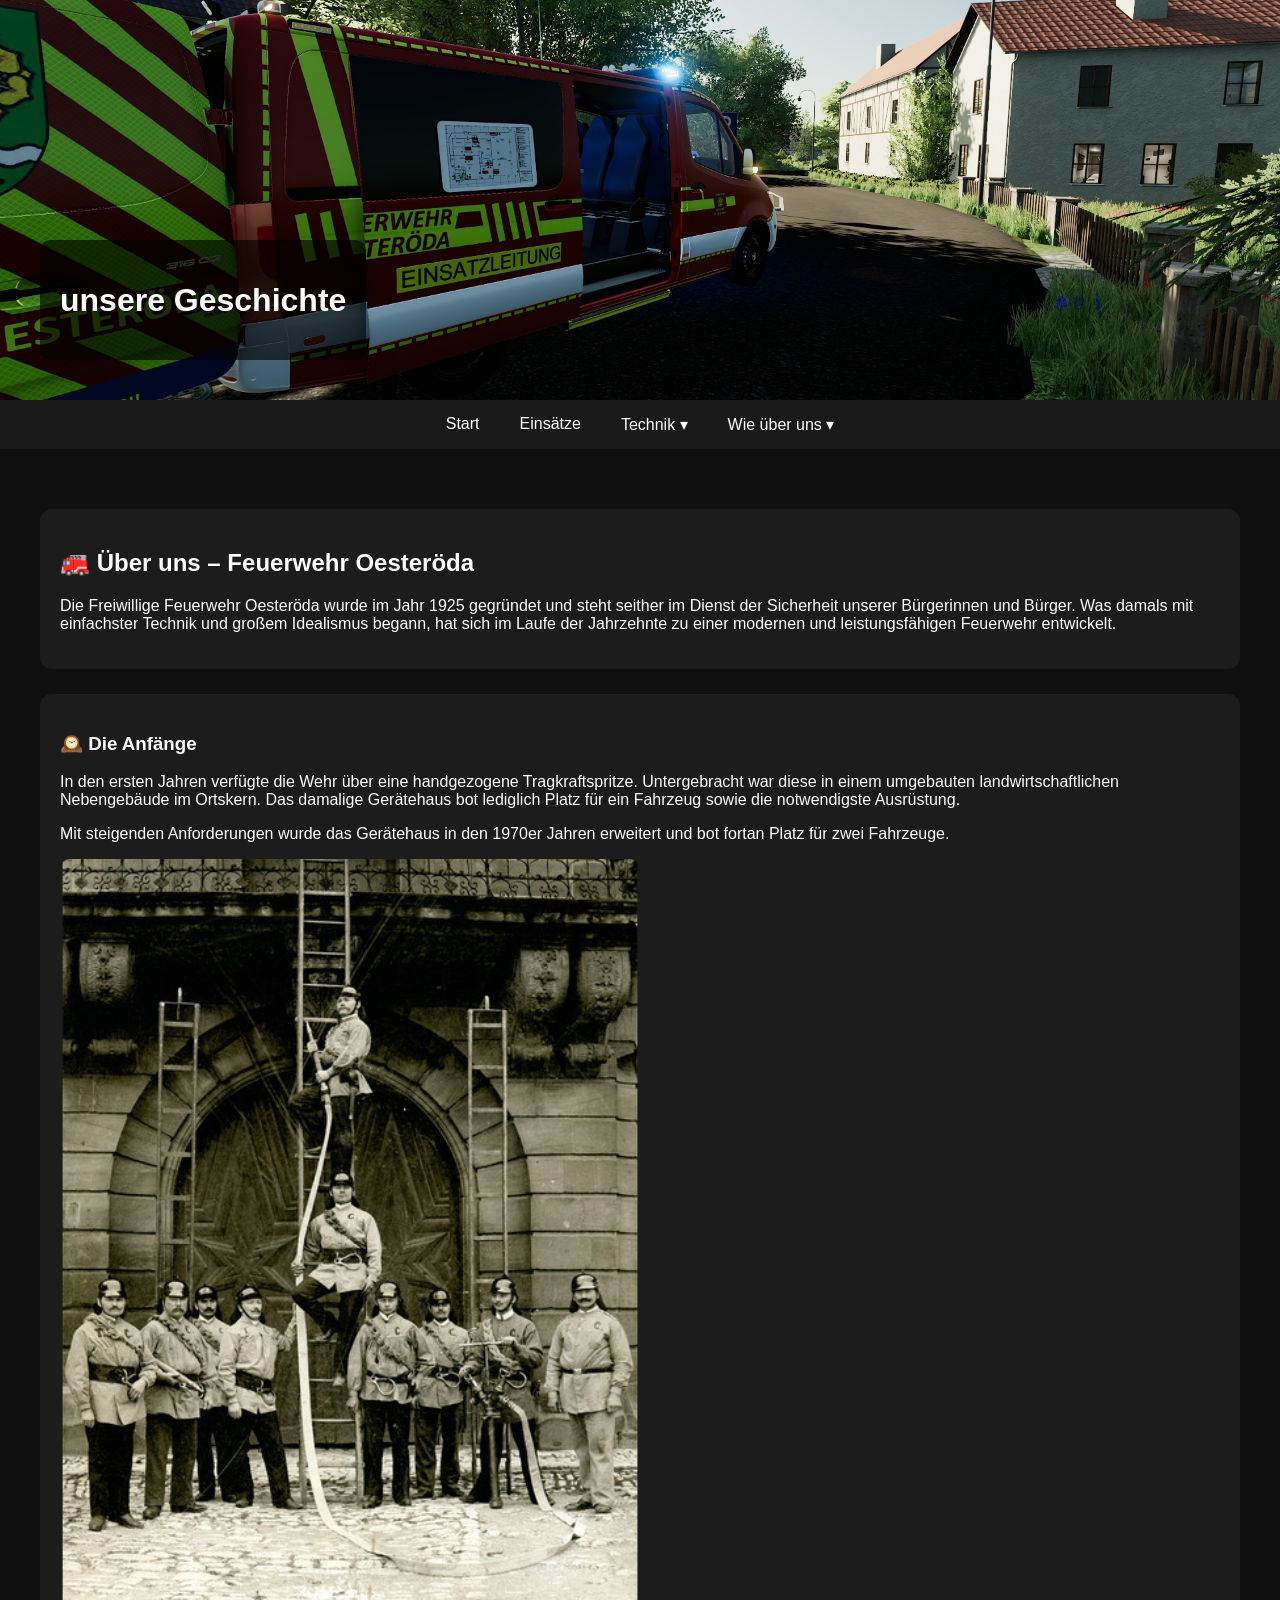
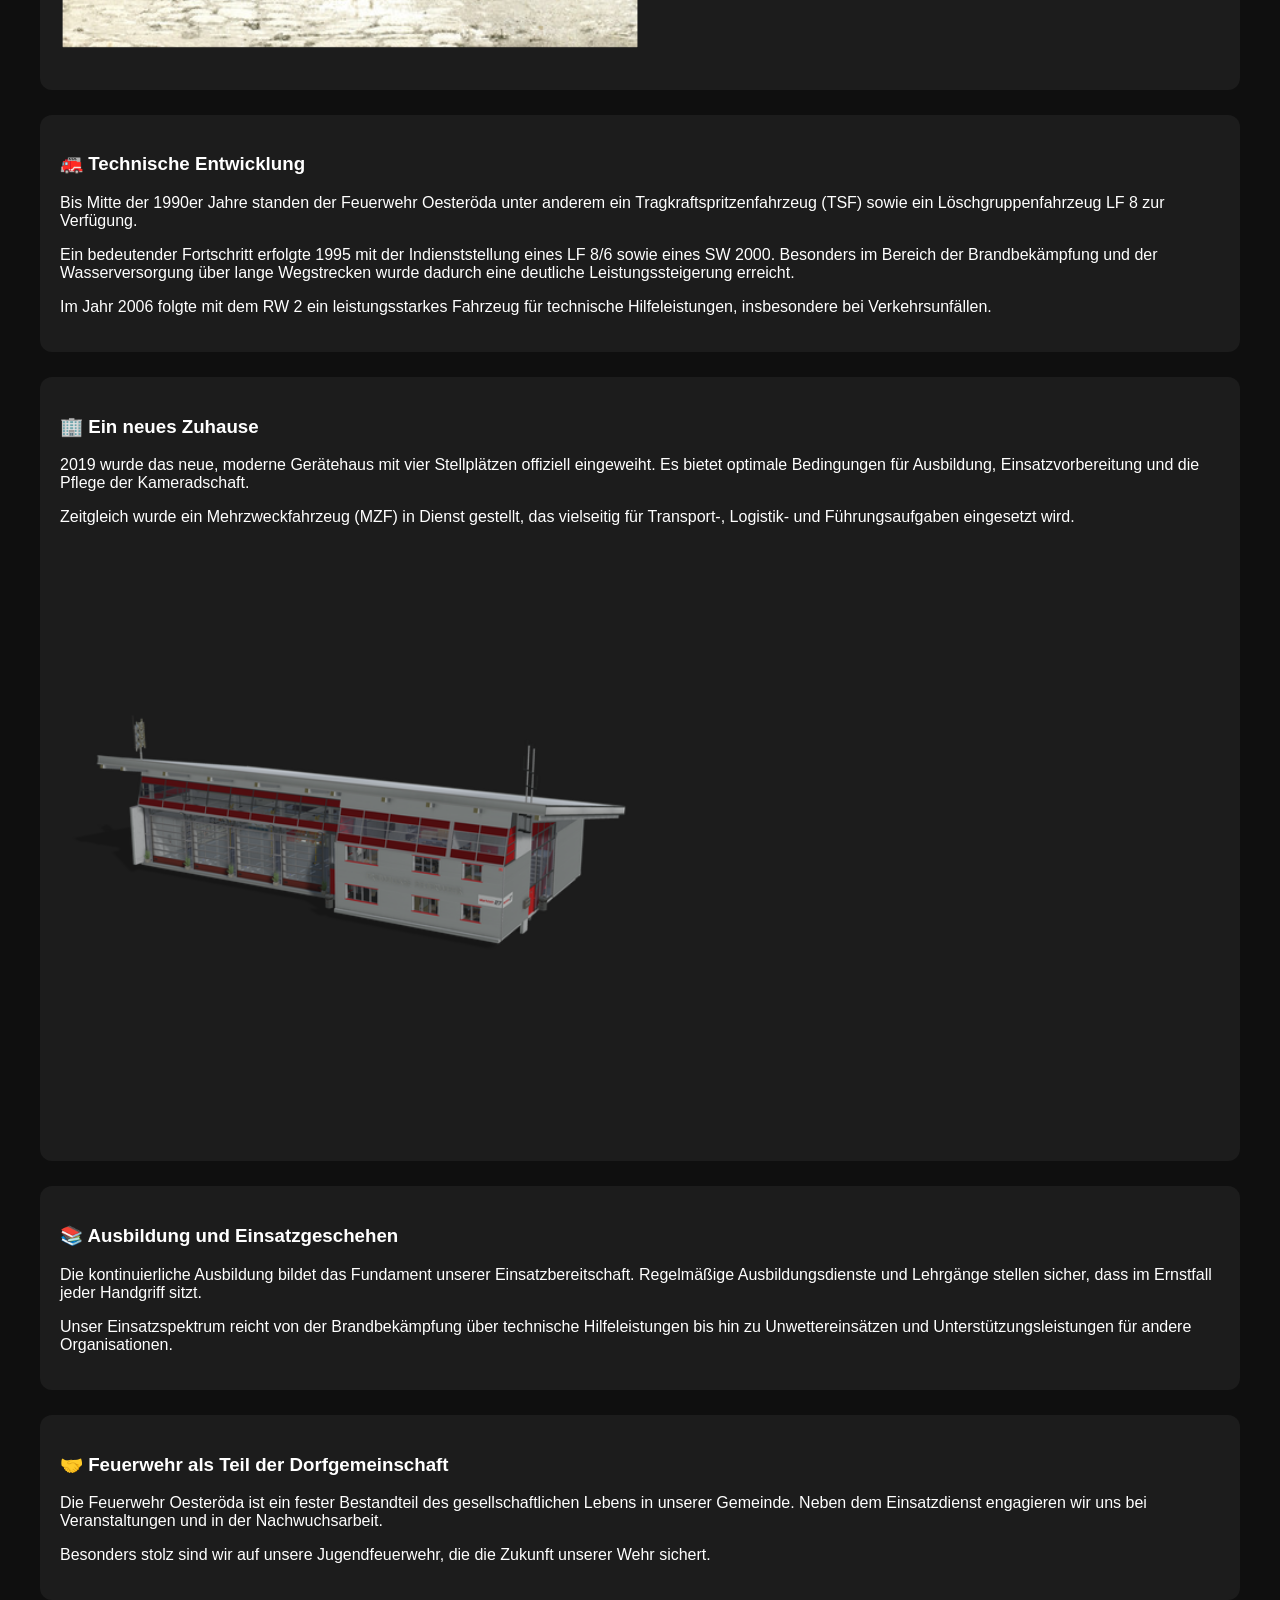
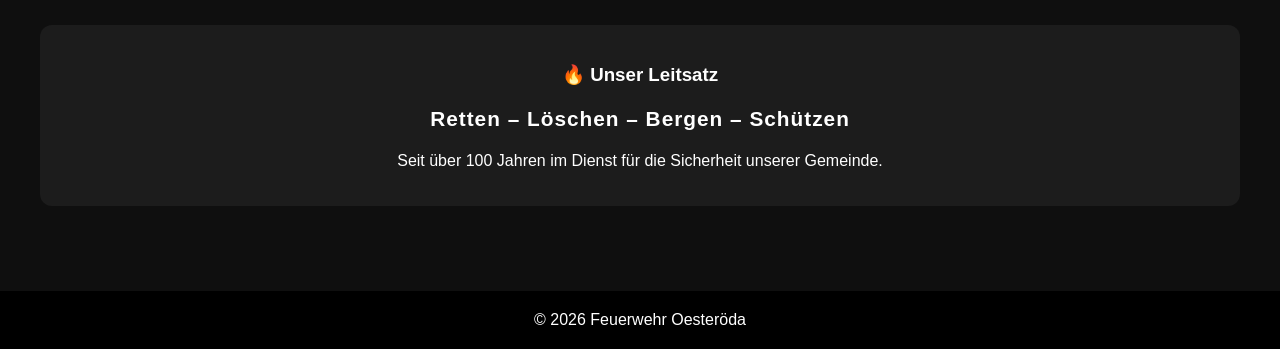
<file: Geschichte.html>
<!DOCTYPE html>
<html lang="de">
<head>
<meta charset="UTF-8">
<title>Geschichte</title>
<link rel="stylesheet" href="style.css">
<meta name="viewport" content="width=device-width, initial-scale=1.0">
</head>
<body>

<header class="hero">
    <img src="images/MZF.png" class="hero-img active">
    <img src="images/Straße.png" class="hero-img">
    <img src="images/GH.png" class="hero-img">

    <div class="hero-overlay">
        <h1>unsere Geschichte</h1>
    </div>
</header>

<nav>
  <div class="menu-toggle" onclick="toggleMenu()">☰</div>

  <ul id="menu">
    <li><a href="index.html">Start</a></li>
    <li><a href="einsaetze.html">Einsätze</a></li>

    <li class="dropdown">
      <a href="#" onclick="toggleDropdown(event)">Technik ▾</a>
      <ul class="dropdown-content">
        <li><a href="alarmierung.html">Alarmierung</a></li>
        <li><a href="fahrzeuge.html">Fahrzeuge</a></li>
      </ul>
    </li>

    <li class="dropdown">
      <a href="#" onclick="toggleDropdown(event)">Wie über uns ▾</a>
      <ul class="dropdown-content">
        <li><a href="ueber-uns.html">Über uns</a></li>
        <li><a href="Geschichte.html">Geschichte</a></li>
      </ul>
    </li> 
  </ul>
</nav> 

<div class="container">

    <div class="card">
        <h2>🚒 Über uns – Feuerwehr Oesteröda</h2>
        <p>
            Die Freiwillige Feuerwehr Oesteröda wurde im Jahr 1925 gegründet und steht seither
            im Dienst der Sicherheit unserer Bürgerinnen und Bürger. Was damals mit einfachster
            Technik und großem Idealismus begann, hat sich im Laufe der Jahrzehnte zu einer
            modernen und leistungsfähigen Feuerwehr entwickelt.
        </p>
    </div>

    <div class="card">
        <h3>🕰️ Die Anfänge</h3>
        <p>
            In den ersten Jahren verfügte die Wehr über eine handgezogene Tragkraftspritze.
            Untergebracht war diese in einem umgebauten landwirtschaftlichen Nebengebäude
            im Ortskern. Das damalige Gerätehaus bot lediglich Platz für ein Fahrzeug
            sowie die notwendigste Ausrüstung.
        </p>
        <p>
            Mit steigenden Anforderungen wurde das Gerätehaus in den 1970er Jahren erweitert
            und bot fortan Platz für zwei Fahrzeuge.
        </p>

        <!-- Optional: Historisches Bild einfügen -->
        <img src="images/Über-uns1.png" class="fahrzeugbild">
    </div>

    <div class="card">
        <h3>🚒 Technische Entwicklung</h3>
        <p>
            Bis Mitte der 1990er Jahre standen der Feuerwehr Oesteröda unter anderem
            ein Tragkraftspritzenfahrzeug (TSF) sowie ein Löschgruppenfahrzeug LF 8 zur Verfügung.
        </p>
        <p>
            Ein bedeutender Fortschritt erfolgte 1995 mit der Indienststellung eines LF 8/6
            sowie eines SW 2000. Besonders im Bereich der Brandbekämpfung und der
            Wasserversorgung über lange Wegstrecken wurde dadurch eine deutliche
            Leistungssteigerung erreicht.
        </p>
        <p>
            Im Jahr 2006 folgte mit dem RW 2 ein leistungsstarkes Fahrzeug für technische
            Hilfeleistungen, insbesondere bei Verkehrsunfällen.
        </p>
    </div>

    <div class="card">
        <h3>🏢 Ein neues Zuhause</h3>
        <p>
            2019 wurde das neue, moderne Gerätehaus mit vier Stellplätzen offiziell eingeweiht.
            Es bietet optimale Bedingungen für Ausbildung, Einsatzvorbereitung und
            die Pflege der Kameradschaft.
        </p>
        <p>
            Zeitgleich wurde ein Mehrzweckfahrzeug (MZF) in Dienst gestellt,
            das vielseitig für Transport-, Logistik- und Führungsaufgaben eingesetzt wird.
        </p>

        <!-- Optional: Bild Gerätehaus -->
        <img src="images/Oesteroeda1.png" class="fahrzeugbild">
    </div>

    <div class="card">
        <h3>📚 Ausbildung und Einsatzgeschehen</h3>
        <p>
            Die kontinuierliche Ausbildung bildet das Fundament unserer Einsatzbereitschaft.
            Regelmäßige Ausbildungsdienste und Lehrgänge stellen sicher,
            dass im Ernstfall jeder Handgriff sitzt.
        </p>
        <p>
            Unser Einsatzspektrum reicht von der Brandbekämpfung über technische Hilfeleistungen
            bis hin zu Unwettereinsätzen und Unterstützungsleistungen für andere Organisationen.
        </p>
    </div>

    <div class="card">
        <h3>🤝 Feuerwehr als Teil der Dorfgemeinschaft</h3>
        <p>
            Die Feuerwehr Oesteröda ist ein fester Bestandteil des gesellschaftlichen Lebens
            in unserer Gemeinde. Neben dem Einsatzdienst engagieren wir uns bei Veranstaltungen
            und in der Nachwuchsarbeit.
        </p>
        <p>
            Besonders stolz sind wir auf unsere Jugendfeuerwehr, die die Zukunft unserer Wehr sichert.
        </p>
    </div>

    <div class="card" style="text-align:center;">
        <h3>🔥 Unser Leitsatz</h3>
        <p style="font-size:1.3rem; font-weight:bold; letter-spacing:1px;">
            Retten – Löschen – Bergen – Schützen
        </p>
        <p>
            Seit über 100 Jahren im Dienst für die Sicherheit unserer Gemeinde.
        </p>
    </div>

</div>

<footer>
© 2026 Feuerwehr Oesteröda
</footer>
<script>
let slides = document.querySelectorAll(".hero-img");
let index = 0;

setInterval(() => {
    slides[index].classList.remove("active");
    index = (index + 1) % slides.length;
    slides[index].classList.add("active");
}, 4000);
</script> 
</body>
</html>
</file>
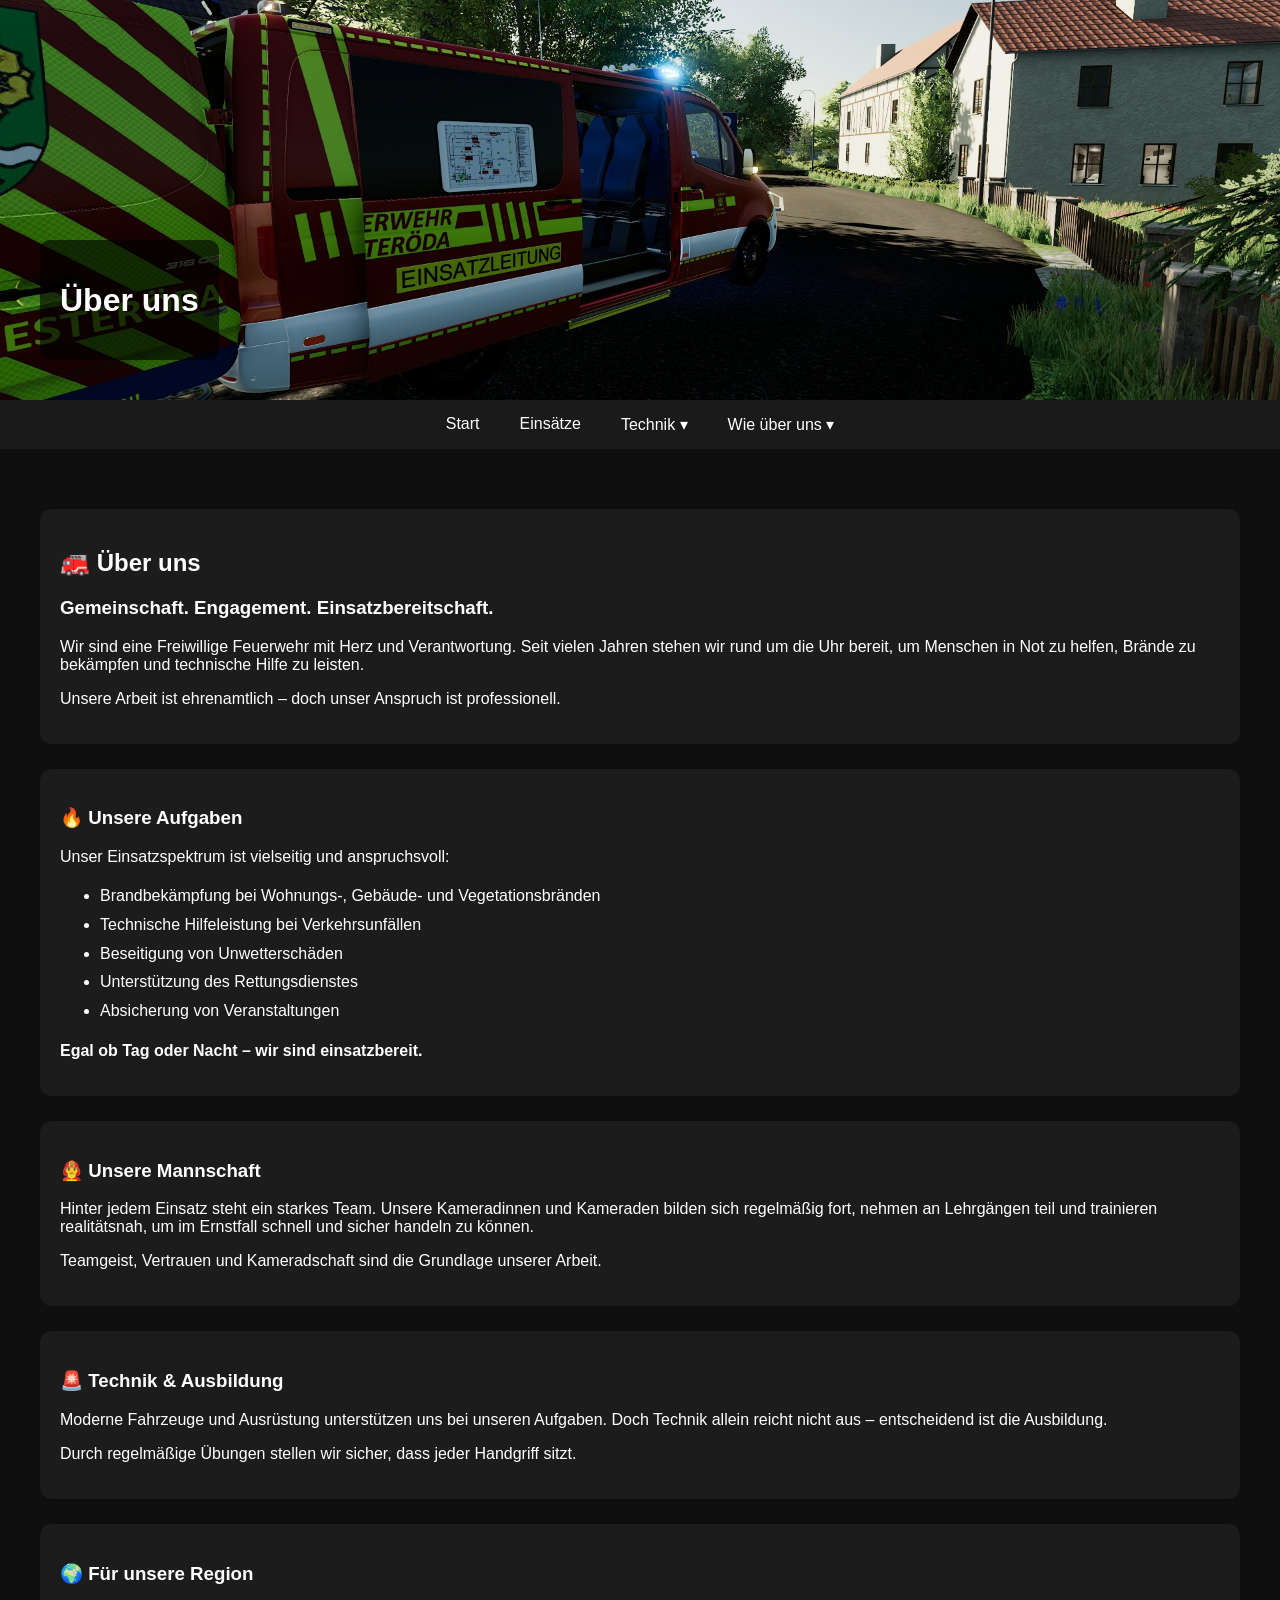
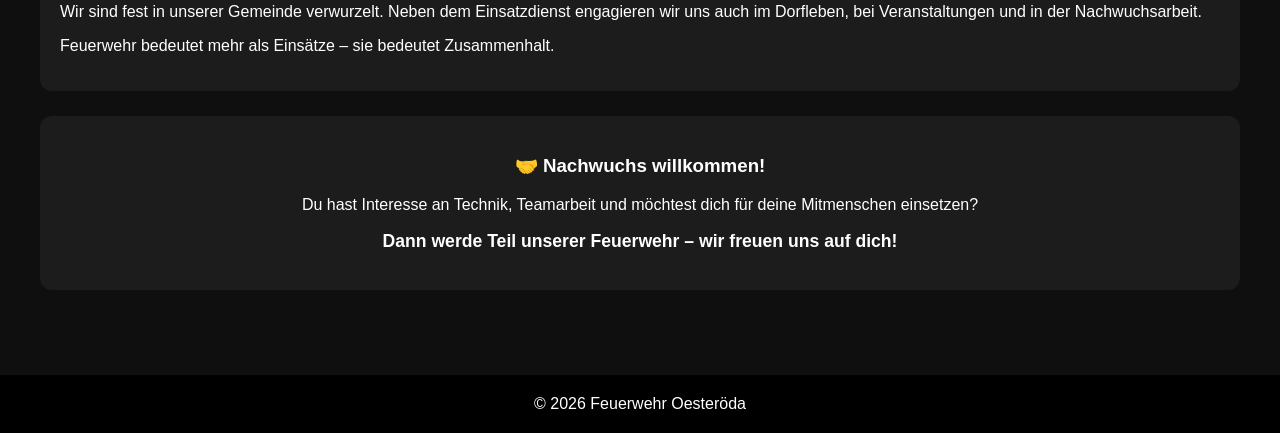
<file: ueber-uns.html>
<!DOCTYPE html>
<html lang="de">
<head>
<meta charset="UTF-8">
<title>Über Uns</title>
<link rel="stylesheet" href="style.css">
<meta name="viewport" content="width=device-width, initial-scale=1.0">
</head>
<body>

<header class="hero">
    <img src="images/MZF.png" class="hero-img active">
    <img src="images/Straße.png" class="hero-img">
    <img src="images/GH.png" class="hero-img">

    <div class="hero-overlay">
        <h1>Über uns</h1>
    </div>
</header>

<nav>
  <div class="menu-toggle" onclick="toggleMenu()">☰</div>

  <ul id="menu">
    <li><a href="index.html">Start</a></li>
    <li><a href="einsaetze.html">Einsätze</a></li>

    <li class="dropdown">
      <a href="#" onclick="toggleDropdown(event)">Technik ▾</a>
      <ul class="dropdown-content">
        <li><a href="alarmierung.html">Alarmierung</a></li>
        <li><a href="fahrzeuge.html">Fahrzeuge</a></li>
      </ul>
    </li>

    <li class="dropdown">
      <a href="#" onclick="toggleDropdown(event)">Wie über uns ▾</a>
      <ul class="dropdown-content">
        <li><a href="ueber-uns.html">Über uns</a></li>
        <li><a href="Geschichte.html">Geschichte</a></li>
      </ul>
    </li> 
  </ul>
</nav> 

<div class="container">

    <div class="card">
        <h2>🚒 Über uns</h2>
        <h3>Gemeinschaft. Engagement. Einsatzbereitschaft.</h3>
        <p>
            Wir sind eine Freiwillige Feuerwehr mit Herz und Verantwortung.
            Seit vielen Jahren stehen wir rund um die Uhr bereit, um Menschen in Not zu helfen,
            Brände zu bekämpfen und technische Hilfe zu leisten.
        </p>
        <p>
            Unsere Arbeit ist ehrenamtlich – doch unser Anspruch ist professionell.
        </p>
    </div>

    <div class="card">
        <h3>🔥 Unsere Aufgaben</h3>
        <p>Unser Einsatzspektrum ist vielseitig und anspruchsvoll:</p>

        <ul style="line-height: 1.8;">
            <li>Brandbekämpfung bei Wohnungs-, Gebäude- und Vegetationsbränden</li>
            <li>Technische Hilfeleistung bei Verkehrsunfällen</li>
            <li>Beseitigung von Unwetterschäden</li>
            <li>Unterstützung des Rettungsdienstes</li>
            <li>Absicherung von Veranstaltungen</li>
        </ul>

        <p><strong>Egal ob Tag oder Nacht – wir sind einsatzbereit.</strong></p>
    </div>

    <div class="card">
        <h3>👨‍🚒 Unsere Mannschaft</h3>
        <p>
            Hinter jedem Einsatz steht ein starkes Team.
            Unsere Kameradinnen und Kameraden bilden sich regelmäßig fort,
            nehmen an Lehrgängen teil und trainieren realitätsnah,
            um im Ernstfall schnell und sicher handeln zu können.
        </p>
        <p>
            Teamgeist, Vertrauen und Kameradschaft sind die Grundlage unserer Arbeit.
        </p>
    </div>

    <div class="card">
        <h3>🚨 Technik & Ausbildung</h3>
        <p>
            Moderne Fahrzeuge und Ausrüstung unterstützen uns bei unseren Aufgaben.
            Doch Technik allein reicht nicht aus – entscheidend ist die Ausbildung.
        </p>
        <p>
            Durch regelmäßige Übungen stellen wir sicher, dass jeder Handgriff sitzt.
        </p>
    </div>

    <div class="card">
        <h3>🌍 Für unsere Region</h3>
        <p>
            Wir sind fest in unserer Gemeinde verwurzelt.
            Neben dem Einsatzdienst engagieren wir uns auch im Dorfleben,
            bei Veranstaltungen und in der Nachwuchsarbeit.
        </p>
        <p>
            Feuerwehr bedeutet mehr als Einsätze – sie bedeutet Zusammenhalt.
        </p>
    </div>

    <div class="card" style="text-align: center;">
        <h3>🤝 Nachwuchs willkommen!</h3>
        <p>
            Du hast Interesse an Technik, Teamarbeit und möchtest dich
            für deine Mitmenschen einsetzen?
        </p>
        <p style="font-size: 1.1rem; font-weight: bold;">
            Dann werde Teil unserer Feuerwehr – wir freuen uns auf dich!
        </p>
    </div>

</div>

<footer>
© 2026 Feuerwehr Oesteröda
</footer>
<script>
let slides = document.querySelectorAll(".hero-img");
let index = 0;

setInterval(() => {
    slides[index].classList.remove("active");
    index = (index + 1) % slides.length;
    slides[index].classList.add("active");
}, 4000);
</script> 
</body>
</html>
</file>
<file: style.css>
/* ========================= */
/* GRUNDLAYOUT */
/* ========================= */

body {
    margin: 0;
    font-family: 'Segoe UI', Arial, sans-serif;
    background: #0f0f0f;
    color: #fff;
}

/* ========================= */
/* HERO */
/* ========================= */

.hero {
    position: relative;
    height: 400px;
    overflow: hidden;
}

.hero-img {
    position: absolute;
    width: 100%;
    height: 100%;
    object-fit: cover;
    opacity: 0;
    transition: opacity 1.5s ease-in-out;
}

.hero-img.active {
    opacity: 1;
}

.hero-overlay {
    position: absolute;
    bottom: 40px;
    left: 40px;
    background: rgba(0,0,0,0.6);
    padding: 20px;
    border-radius: 10px;
}

/* ========================= */
/* HEADER */
/* ========================= */

header.standard-header {
    background: linear-gradient(90deg, #8b0000, #cc0000);
    padding: 30px 20px;
    text-align: center;
}

/* ========================= */
/* NAVIGATION */
/* ========================= */

nav {
    background: #1a1a1a;
    position: relative;
}

nav ul {
    list-style: none;
    margin: 0;
    padding: 0;
    display: flex;
    justify-content: center;
}

nav li {
    position: relative;
}

nav a {
    display: block;
    padding: 15px 20px;
    color: white;
    text-decoration: none;
    transition: 0.3s;
}

nav a:hover {
    background: #cc0000;
}

/* ========================= */
/* DROPDOWN */
/* ========================= */

.dropdown-content {
    display: none;
    position: absolute;
    top: 100%;
    left: 0;
    background: #1c1c1c;
    min-width: 180px;
    border-radius: 6px;
    overflow: hidden;
}

.dropdown-content li a {
    padding: 12px 15px;
}

.dropdown-content li a:hover {
    background: #990000;
}

.dropdown:hover .dropdown-content {
    display: block;
}

/* ========================= */
/* HAMBURGER BUTTON */
/* ========================= */

.menu-toggle {
    display: none;
    font-size: 28px;
    padding: 15px 20px;
    cursor: pointer;
    color: white;
}

/* ========================= */
/* CONTAINER */
/* ========================= */

.container {
    max-width: 1200px;
    margin: 40px auto;
    padding: 20px;
}

/* ========================= */
/* KARTEN */
/* ========================= */

.card {
    background: #1c1c1c;
    padding: 20px;
    margin-bottom: 25px;
    border-radius: 12px;
    transition: 0.3s;
}

.card:hover {
    transform: translateY(-5px);
    box-shadow: 0 0 20px rgba(255,0,0,0.4);
}

/* ========================= */
/* BUTTON */
/* ========================= */

.button {
    display: inline-block;
    padding: 10px 20px;
    background: #cc0000;
    color: white;
    text-decoration: none;
    border-radius: 6px;
    transition: 0.3s;
}

.button:hover {
    background: #a00000;
}

/* ========================= */
/* EINSATZ TABELLE */
/* ========================= */

.einsatz-table {
    width: 100%;
    border-collapse: collapse;
    margin-top: 30px;
    font-size: 1rem;
    border-radius: 10px;
    overflow: hidden;
}

.einsatz-table thead {
    background: linear-gradient(to right, #cc0000, #990000);
}

.einsatz-table th {
    padding: 16px;
    text-align: center;
    color: white;
    font-weight: 600;
}

.einsatz-table td {
    padding: 14px;
    text-align: center;
    border-bottom: 1px solid #222;
}

.einsatz-table tbody tr:nth-child(odd) {
    background: #141414;
}

.einsatz-table tbody tr:nth-child(even) {
    background: #1c1c1c;
}

.einsatz-table tbody tr:hover {
    background: #2a0000;
    transform: scale(1.01);
    transition: 0.2s;
}

.einsatz-table td a {
    background: #cc0000;
    padding: 6px 12px;
    border-radius: 6px;
    color: white;
    text-decoration: none;
    font-weight: bold;
}

.einsatz-table td a:hover {
    background: #ff0000;
}

/* ========================= */
/* FOOTER */
/* ========================= */

footer {
    background: black;
    text-align: center;
    padding: 20px;
}

/* ========================= */
/* Bilder */
/* ========================= */

.bild {
    width: 100%;
    border-radius: 10px;
    margin-bottom: 15px;
}

.fahrzeugbild {
    width: 50%;
    border-radius: 10px;
    margin-bottom: 15px;
}

/* ========================= */
/* MOBILE VERSION */
/* ========================= */

@media (max-width: 768px) {

    nav ul {
        flex-direction: column;
        display: none;
        width: 100%;
        background: #1a1a1a;
    }

    nav ul.active {
        display: flex;
    }

    nav li {
        text-align: center;
    }

    .dropdown-content {
        position: static;
        border-radius: 0;
    }

    .dropdown:hover .dropdown-content {
        display: none;
    }

    .dropdown.active .dropdown-content {
        display: block;
    }

    .hero {
        height: 250px;
    }

    .hero-overlay {
        left: 20px;
        right: 20px;
        bottom: 20px;
        font-size: 0.9rem;
    }

    .einsatz-table {
        font-size: 0.85rem;
    }

    .einsatz-table th,
    .einsatz-table td {
        padding: 8px 4px;
    }
}
</file>
